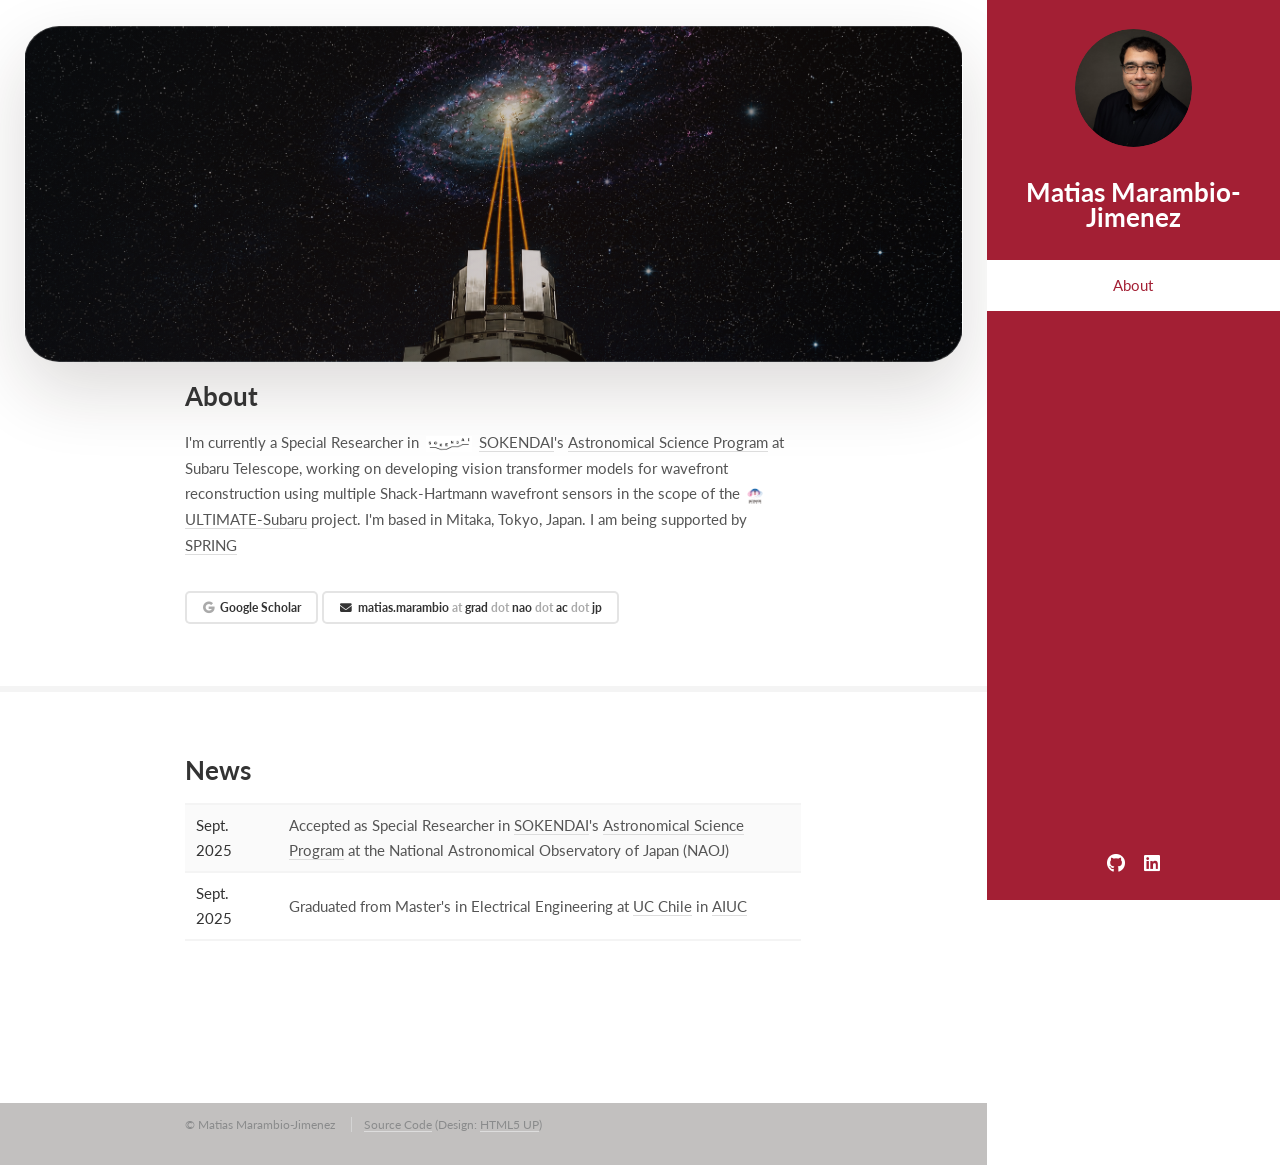
<file: index.html>
<!doctype html>
<!--
  Read Only by HTML5 UP
  html5up.net | @n33co
  Free for personal and commercial use under the CCA 3.0 license (html5up.net/license)
-->
<html lang="en">
  <head>
    <!-- Google tag (gtag.js) -->
    <script async src="https://www.googletagmanager.com/gtag/js?id=G-E0YPGST23R"></script>
    <script>
      window.dataLayer = window.dataLayer || [];
      function gtag(){dataLayer.push(arguments);}
      gtag('js', new Date());

      gtag('config', 'G-E0YPGST23R');
    </script>
    <link rel="shortcut icon" href="./images/mmj.png">
    <title>Matias Marambio-Jimenez</title>
    <link rel="stylesheet" href="css/fa6-all.min.css">
    <link rel="stylesheet" href="css/fa6-local-fonts.css">
    <meta name="viewport" content="width=device-width, initial-scale=1">
    <meta http-equiv="content-type" content="text/html; charset=utf-8">
    <meta name="description" content="Research portfolio of Matias Marambio-Jimenez.">
    <meta
      name="keywords"
      content="Matias Marambio-Jimenez,Mitaka
      SOKENDAI,Graduate University for Advanced Studies,National Astronomical Observatory of Japan
      NAOJ,Subaru Telescope,ULTIMATE,ULTIMATE-Subaru
      Vision,AI,Wavefront Sensing,Shack-Hartmann,Adaptive Optics">
    <script src="js/jquery.min.js"></script>
    <script src="js/jquery.scrollzer.min.js"></script>
    <script src="js/jquery.scrolly.min.js"></script>
    <script src="js/skel.min.js"></script>
    <script src="js/skel-layers.min.js"></script>
    <script src="js/init.js"></script>
    <noscript>
      <link rel="stylesheet" href="css/skel.css">
      <link rel="stylesheet" href="css/style.css">
      <link rel="stylesheet" href="css/style-xlarge.css">
    </noscript>
  </head>

  <body>
    <div id="wrapper">
      <!-- Header -->
      <section id="header" class="skel-layers-fixed">
        <header>
          <span class="image avatar"
            ><img src="images/avatars/SPIE2-1302.jpg" alt="Matias Marambio-Jimenez"></span>
          <h1>Matias Marambio-Jimenez</h1>
        </header>
        <nav id="nav">
          <ul>
            <li><a href="#about" class="active">About</a></li>
            <!-- <li><a href="#news">News</a></li> -->
            <!-- <li><a href="#products">Products</a></li> -->
            <!-- <li><a href="#publications">Publications</a></li> -->
            <!-- <li><a href="#press">Press Coverage</a></li> -->
          </ul>
        </nav>
        <footer>
          <ul class="icons">
            <li>
              <a
                href="https://github.com/ememarambio"
                target="_blank" rel="noopener noreferrer"
                class="icon fa-github"
                ><span class="label">GitHub</span></a
              >
            </li>
            <li>
              <a
                href="https://www.linkedin.com/in/mimarambio/"
                target="_blank" rel="noopener noreferrer"
                class="icon fa-linkedin"
                ><span class="label">LinkedIn</span></a
              >
            </li>
            <!-- <li>
              <a
                href="https://x.com/xiuming_zhang"
                target="_blank" rel="noopener noreferrer"
                class="icon fa-x-twitter"
                ><span class="label">X</span></a
              >
            </li> -->

            <!-- <li>
              <a
                href="https://www.youtube.com/channel/UCVd6OvuPre67jyXZwZYDnAw/playlists"
                target="_blank" rel="noopener noreferrer"
                class="icon fa-youtube"
                ><span class="label">YouTube</span></a
              >
            </li> -->
          </ul>
        </footer>
      </section>

      <!-- Main -->
      <main id="main">
        <!-- About -->
        <section id="about">
          <div class="container">
            <header class="major">
              <h2 style="margin-top: 40px;"></h2style>About</h2>
            </header>
            <p>
              I'm currently a Special Researcher in
              <img src="images/logos/sokendai.png" alt="SOKENDAI logo" class="logo" />
              <a target="_blank" rel="noopener noreferrer" href="https://www.soken.ac.jp/en/"
                >SOKENDAI</a
              >'s
              <a target="_blank" rel="noopener noreferrer" href="https://guas-astronomy.jp/eng/index.html"
                >Astronomical Science Program</a
              >
              at Subaru Telescope, working on developing vision transformer models for wavefront
              reconstruction using multiple Shack-Hartmann wavefront sensors in the scope of the
              <img src="images/logos/ultimate.png" alt="ULTIMATE project logo" class="logo" />
              <a target="_blank" rel="noopener noreferrer" href="https://sites.google.com/naoj.org/ultimate-subaru/home"
                >ULTIMATE-Subaru</a
              > project. I'm based in Mitaka, Tokyo, Japan. I am being supported by
              <a target="_blank" rel="noopener noreferrer" href="https://www.jst.go.jp/jisedai/spring/en/index.html"
                >SPRING</a
              >
            </p>

            <!-- <p>
              <mark>
                October 2025: We are looking for research interns at NVIDIA.
                Email me!
              </mark>
            </p> -->

            <p>
              <a
                target="_blank" rel="noopener noreferrer"
                href="https://scholar.google.co.jp/citations?user=la1HCH4AAAAJ"
                class="button alt icon fa-google small"
                >Google Scholar</a
              >
              <span class="button unclickable icon fa-envelope small"
                >matias.marambio <span class="obfuscated-word">at</span> grad
                <span class="obfuscated-word">dot</span> nao
                <span class="obfuscated-word">dot</span> ac
                <span class="obfuscated-word">dot</span> jp
              </span>
            </p>
            <!-- <h3>Recent Experiences</h3>
            <table class="invisible" role="presentation">
              <tbody class="invisible">
                <tr class="invisible">
                  <td>
                    <i class="fa-solid fa-building fa-fw"></i>&ensp;Senior
                    Machine Learning Scientist, <b>Tesla Autopilot</b>,
                    2022&ndash;2025
                  </td>
                </tr>
                <tr class="invisible">
                  <td>
                    <i class="fa-solid fa-building fa-fw"></i>&ensp;Computer
                    Scientist, <b>Adobe Emerging Products Group</b>,
                    2021&ndash;2022, w/
                    <a
                      target="_blank" rel="noopener noreferrer"
                      href="https://graphics.stanford.edu/~levoy/"
                      >Marc Levoy</a
                    >
                  </td>
                </tr>
                <tr class="invisible">
                  <td>
                    <i class="fa-solid fa-building fa-fw"></i>&ensp;Student
                    Researcher, <b>Google Research</b>, 2019&ndash;2021, w/
                    <a target="_blank" rel="noopener noreferrer" href="https://jonbarron.info/"
                      >Jon Barron</a
                    >
                    &
                    <a
                      target="_blank" rel="noopener noreferrer"
                      href="https://www.linkedin.com/in/yutsai/"
                      >Yun-Ta Tsai</a
                    >
                  </td>
                </tr>
                <tr class="invisible">
                  <td>
                    <i class="fa-solid fa-graduation-cap fa-fw"></i>&ensp;Ph.D.,
                    <b>MIT CSAIL </b>, 2016&ndash;2021, w/
                    <a target="_blank" rel="noopener noreferrer" href="https://billf.mit.edu/"
                      >Bill Freeman</a
                    >
                  </td>
                </tr>
              </tbody>
            </table> -->
            <!--
              <ul class="actions">
              <li></li>
              </ul>
            -->
          </div>
        </section>

        <!-- News -->
        <section id="news">
          <div class="container">
            <header class="major">
              <h2>News</h2>
            </header>
            <div class="news-scroll">
              <table>
                <tbody>
                  <tr>
                    <th scope="row" class="news-date">Sept. 2025</th>
                    <td>
                      Accepted as Special Researcher in
                      <a target="_blank" rel="noopener noreferrer" href="https://www.soken.ac.jp/en/"
                        >SOKENDAI</a
                      >'s
                      <a target="_blank" rel="noopener noreferrer" href="https://guas-astronomy.jp/eng/index.html"
                        >Astronomical Science Program</a
                      > at the National Astronomical Observatory of Japan (NAOJ)
                    </td>
                  </tr>
                  <tr>
                    <th scope="row" class="news-date">Sept. 2025</th>
                    <td>
                      Graduated from Master's in Electrical Engineering at 
                      <a target="_blank" rel="noopener noreferrer" href="https://www.uc.cl/en"
                        >UC Chile</a
                      > in
                      <a target="_blank" rel="noopener noreferrer" href="https://www.aiuc.puc.cl"
                        >AIUC</a
                      >
                    </td>
                  </tr>
                </tbody>
              </table>
            </div>
          </div>
        </section>


        <!-- Publications -->
        <!-- <section id="publications">
          <div class="container">
            <header class="major">
              <h2>Recent Publications</h2>
              <p>* indicates equal contribution.</p>
            </header>
            <div class="table-wrapper">
              <div class="features">
                <div class="feature-item">
                  <div class="image">
                    <img loading="lazy" decoding="async"
                      src="images/pub/drivejudge.png"
                      alt="DriveJudge autonomous driving evaluation teaser">
                  </div>
                  <div class="inner">
                    <a
                      class="lowkey"
                      target="_blank" rel="noopener noreferrer"
                      href="https://arxiv.org/pdf/2606.17362.pdf"
                      >[paper]</a
                    >
                    <a
                      class="lowkey"
                      target="_blank" rel="noopener noreferrer"
                      href="docs/bib/drivejudge.bib"
                      >[bibtex]</a
                    >
                    <br>
                    <b
                      >DriveJudge: Rethinking Autonomous Driving Evaluation with
                      Vision-Language Models</b
                    >
                    <br>
                    <a
                      class="lowkey"
                      target="_blank" rel="noopener noreferrer"
                      href="https://www.xinglongsun.com/"
                      >Xinglong Sun</a
                    >,
                    <a
                      class="lowkey"
                      target="_blank" rel="noopener noreferrer"
                      href="https://kevincxie.github.io/"
                      >Kevin Xie</a
                    >,
                    <a
                      class="lowkey"
                      target="_blank" rel="noopener noreferrer"
                      href="https://www.vis.uni-stuttgart.de/en/institute/team/Schmalfuss/"
                      >Jenny Schmalfuss</a
                    >,
                    <a
                      class="lowkey"
                      target="_blank" rel="noopener noreferrer"
                      href="https://paschalidoud.github.io/"
                      >Despoina Paschalidou</a
                    >, <span class="author-self">Xiuming Zhang</span>,
                    <a
                      class="lowkey"
                      target="_blank" rel="noopener noreferrer"
                      href="https://www.cs.utoronto.ca/~fidler/"
                      >Sanja Fidler</a
                    >,
                    <a
                      class="lowkey"
                      target="_blank" rel="noopener noreferrer"
                      href="https://kashyap7x.github.io/"
                      >Kashyap Chitta</a
                    >,
                    <a
                      class="lowkey"
                      target="_blank" rel="noopener noreferrer"
                      href="https://alvarezlopezjosem.github.io/"
                      >Jose M. Alvarez</a
                    >
                    <br>
                    <b>
                      <a
                        class="lowkey"
                        target="_blank" rel="noopener noreferrer"
                        href="https://en.wikipedia.org/wiki/ArXiv"
                        >arXiv</a
                      >
                      2026
                    </b>
                  </div>
                </div>

                <div class="feature-item">
                  <div class="image">
                    <img loading="lazy" decoding="async"
                      src="images/pub/diffusionrig.gif"
                      alt="DiffusionRig facial expression generation teaser">
                  </div>
                  <div class="inner">
                    <a
                      class="lowkey"
                      target="_blank" rel="noopener noreferrer"
                      href="https://arxiv.org/pdf/2304.06711.pdf"
                      >[paper]</a
                    >
                    <a
                      class="lowkey"
                      target="_blank" rel="noopener noreferrer"
                      href="https://www.youtube.com/watch?v=6ZQbiNiJJEE"
                      >[video]</a
                    >
                    <a
                      class="lowkey"
                      target="_blank" rel="noopener noreferrer"
                      href="https://diffusionrig.github.io/"
                      >[project]</a
                    >
                    <a
                      class="lowkey"
                      target="_blank" rel="noopener noreferrer"
                      href="https://github.com/adobe-research/diffusion-rig"
                      >[code]</a
                    >
                    <a
                      class="lowkey"
                      target="_blank" rel="noopener noreferrer"
                      href="docs/bib/diffusionrig.bib"
                      >[bibtex]</a
                    >
                    <br>
                    <b
                      >DiffusionRig: Learning Personalized Priors for Facial
                      Appearance Editing</b
                    >
                    <br>
                    Zheng Ding,
                    <a
                      class="lowkey"
                      target="_blank" rel="noopener noreferrer"
                      href="https://ceciliavision.github.io/"
                      >Xuaner Zhang</a
                    >,
                    <a
                      class="lowkey"
                      target="_blank" rel="noopener noreferrer"
                      href="https://likesum.github.io/"
                      >Zhihao Xia</a
                    >,
                    <a
                      class="lowkey"
                      target="_blank" rel="noopener noreferrer"
                      href="https://lcjebe.github.io/"
                      >Lars Jebe</a
                    >,
                    <a
                      class="lowkey"
                      target="_blank" rel="noopener noreferrer"
                      href="https://pages.ucsd.edu/~ztu/"
                      >Zhuowen Tu</a
                    >,
                    <span class="author-self">Xiuming Zhang</span>
                    <br>
                    <b>
                      <a
                        class="lowkey"
                        target="_blank" rel="noopener noreferrer"
                        href="https://en.wikipedia.org/wiki/Conference_on_Computer_Vision_and_Pattern_Recognition"
                        >CVPR</a
                      >
                      2023
                    </b>
                  </div>
                </div>

                <div class="feature-item">
                  <div class="image">
                    <img loading="lazy" decoding="async"
                      src="images/pub/sunstage.gif"
                      alt="Portrait reconstruction and relighting teaser">
                  </div>
                  <div class="inner">
                    <a
                      class="lowkey"
                      target="_blank" rel="noopener noreferrer"
                      href="https://arxiv.org/pdf/2204.03648.pdf"
                      >[paper]</a
                    >
                    <a
                      class="lowkey"
                      target="_blank" rel="noopener noreferrer"
                      href="https://www.youtube.com/watch?v=ZbEKvIpwYEs"
                      >[video]</a
                    >
                    <a
                      class="lowkey"
                      target="_blank" rel="noopener noreferrer"
                      href="https://grail.cs.washington.edu/projects/sunstage/"
                      >[project]</a
                    >
                    <a
                      class="lowkey"
                      target="_blank" rel="noopener noreferrer"
                      href="docs/bib/sunstage.bib"
                      >[bibtex]</a
                    >
                    <br>
                    <b
                      >Portrait Reconstruction and Relighting Using the Sun as a
                      Light Stage</b
                    >
                    <br>
                    <a
                      class="lowkey"
                      target="_blank" rel="noopener noreferrer"
                      href="https://homes.cs.washington.edu/~yifan1/"
                      >Yifan Wang</a
                    >,
                    <a
                      class="lowkey"
                      target="_blank" rel="noopener noreferrer"
                      href="https://homes.cs.washington.edu/~holynski/"
                      >Aleksander Holynski</a
                    >, <span class="author-self">Xiuming Zhang</span>,
                    <a
                      class="lowkey"
                      target="_blank" rel="noopener noreferrer"
                      href="https://ceciliavision.github.io/"
                      >Xuaner Zhang</a
                    >
                    <br>
                    <b>
                      <a
                        class="lowkey"
                        target="_blank" rel="noopener noreferrer"
                        href="https://en.wikipedia.org/wiki/Conference_on_Computer_Vision_and_Pattern_Recognition"
                        >CVPR</a
                      >
                      2023
                    </b>
                  </div>
                </div>

                <div class="feature-item">
                  <div class="image">
                    <img loading="lazy" decoding="async" src="images/pub/mit_seal.gif" alt="MIT seal">
                  </div>
                  <div class="inner">
                    <a
                      class="lowkey"
                      target="_blank" rel="noopener noreferrer"
                      href="https://drive.google.com/file/d/1-cUlfdSXbekzRZB4FO3OEmdSi3i-MoaT/view"
                      >[thesis]</a
                    >
                    <a
                      class="lowkey"
                      target="_blank" rel="noopener noreferrer"
                      href="https://www.youtube.com/watch?v=LzbJYqxeZWs"
                      >[video]</a
                    >
                    <a
                      class="lowkey"
                      target="_blank" rel="noopener noreferrer"
                      href="docs/bib/dissertation.bib"
                      >[bibtex]</a
                    >
                    <br>
                    <b>Shape, Reflectance, and Illumination From Appearance</b>
                    <br>
                    Committee:
                    <a
                      class="lowkey"
                      target="_blank" rel="noopener noreferrer"
                      href="https://billf.mit.edu/"
                      >William T. Freeman</a
                    >,
                    <a
                      class="lowkey"
                      target="_blank" rel="noopener noreferrer"
                      href="https://jonbarron.info/"
                      >Jonathan T. Barron</a
                    >,
                    <a
                      class="lowkey"
                      target="_blank" rel="noopener noreferrer"
                      href="https://groups.csail.mit.edu/vision/torralbalab/"
                      >Antonio Torralba</a
                    >
                    <br>
                    <b>MIT Doctoral Dissertation 2021</b>
                  </div>
                </div>

                <div class="feature-item">
                  <div class="image">
                    <img loading="lazy" decoding="async"
                      src="images/pub/nerfactor.gif"
                      alt="NeRFactor relighting result animation">
                  </div>
                  <div class="inner">
                    <a
                      class="lowkey"
                      target="_blank" rel="noopener noreferrer"
                      href="https://arxiv.org/pdf/2106.01970.pdf"
                      >[paper]</a
                    >
                    <a
                      class="lowkey"
                      target="_blank" rel="noopener noreferrer"
                      href="https://www.youtube.com/watch?v=UUVSPJlwhPg"
                      >[video]</a
                    >
                    <a
                      class="lowkey"
                      target="_blank" rel="noopener noreferrer"
                      href="https://www.youtube.com/watch?v=vt_zQTxqmlk"
                      >[talk]</a
                    >
                    <a
                      class="lowkey"
                      target="_blank" rel="noopener noreferrer"
                      href="https://github.com/google/nerfactor"
                      >[code]</a
                    >
                    <a class="lowkey" target="_blank" rel="noopener noreferrer" href="projects/nerfactor/"
                      >[project]</a
                    >
                    <a
                      class="lowkey"
                      target="_blank" rel="noopener noreferrer"
                      href="docs/bib/nerfactor.bib"
                      >[bibtex]</a
                    >
                    <br>
                    <b
                      >NeRFactor: Neural Factorization of Shape and Reflectance
                      Under an Unknown Illumination</b
                    >
                    <br>
                    <span class="author-self">Xiuming Zhang</span>,
                    <a
                      class="lowkey"
                      target="_blank" rel="noopener noreferrer"
                      href="https://people.eecs.berkeley.edu/~pratul/"
                      >Pratul P. Srinivasan</a
                    >,
                    <a
                      class="lowkey"
                      target="_blank" rel="noopener noreferrer"
                      href="https://boyangdeng.com/"
                      >Boyang Deng</a
                    >,
                    <a
                      class="lowkey"
                      target="_blank" rel="noopener noreferrer"
                      href="https://www.pauldebevec.com/"
                      >Paul Debevec</a
                    >,
                    <a
                      class="lowkey"
                      target="_blank" rel="noopener noreferrer"
                      href="https://billf.mit.edu/"
                      >William T. Freeman</a
                    >,
                    <a
                      class="lowkey"
                      target="_blank" rel="noopener noreferrer"
                      href="https://jonbarron.info/"
                      >Jonathan T. Barron</a
                    >
                    <br>
                    <b>
                      <a
                        class="lowkey"
                        target="_blank" rel="noopener noreferrer"
                        href="https://en.wikipedia.org/wiki/ACM_Transactions_on_Graphics"
                        >TOG</a
                      >
                      2021
                    </b>
                    (Proc.
                    <a
                      class="lowkey"
                      target="_blank" rel="noopener noreferrer"
                      href="https://en.wikipedia.org/wiki/SIGGRAPH"
                      >SIGGRAPH Asia</a
                    >)
                  </div>
                </div>

                <div class="feature-item">
                  <div class="image">
                    <img loading="lazy" decoding="async"
                      src="images/pub/editnerf.gif"
                      alt="EditNeRF editing result animation">
                  </div>
                  <div class="inner">
                    <a
                      class="lowkey"
                      target="_blank" rel="noopener noreferrer"
                      href="https://arxiv.org/pdf/2105.06466.pdf"
                      >[paper]</a
                    >
                    <a
                      class="lowkey"
                      target="_blank" rel="noopener noreferrer"
                      href="https://www.youtube.com/watch?v=9qwRD4ejOpw"
                      >[video]</a
                    >
                    <a
                      class="lowkey"
                      target="_blank" rel="noopener noreferrer"
                      href="https://github.com/stevliu/editnerf"
                      >[code]</a
                    >
                    <a
                      class="lowkey"
                      target="_blank" rel="noopener noreferrer"
                      href="https://colab.research.google.com/github/stevliu/editnerf/blob/master/editnerf.ipynb"
                      >[demo]</a
                    >
                    <a
                      class="lowkey"
                      target="_blank" rel="noopener noreferrer"
                      href="http://editnerf.csail.mit.edu/"
                      >[project]</a
                    >
                    <a
                      class="lowkey"
                      target="_blank" rel="noopener noreferrer"
                      href="docs/bib/editnerf.bib"
                      >[bibtex]</a
                    >
                    <br>
                    <b>Editing Conditional Radiance Fields</b>
                    <br>
                    <a
                      class="lowkey"
                      target="_blank" rel="noopener noreferrer"
                      href="https://people.csail.mit.edu/stevenliu/"
                      >Steven Liu</a
                    >, <span class="author-self">Xiuming Zhang</span>,
                    <a
                      class="lowkey"
                      target="_blank" rel="noopener noreferrer"
                      href="https://ztzhang.info/"
                      >Zhoutong Zhang</a
                    >,
                    <a
                      class="lowkey"
                      target="_blank" rel="noopener noreferrer"
                      href="https://richzhang.github.io/"
                      >Richard Zhang</a
                    >,
                    <a
                      class="lowkey"
                      target="_blank" rel="noopener noreferrer"
                      href="https://www.cs.cmu.edu/~junyanz/"
                      >Jun-Yan Zhu</a
                    >,
                    <a
                      class="lowkey"
                      target="_blank" rel="noopener noreferrer"
                      href="https://bryanrussell.org/"
                      >Bryan Russell</a
                    >
                    <br>
                    <b>
                      <a
                        class="lowkey"
                        target="_blank" rel="noopener noreferrer"
                        href="https://en.wikipedia.org/wiki/International_Conference_on_Computer_Vision"
                        >ICCV</a
                      >
                      2021
                    </b>
                  </div>
                </div>

                <div class="feature-item">
                  <div class="image">
                    <img loading="lazy" decoding="async"
                      src="images/pub/nerv.gif"
                      alt="NeRV relighting and view synthesis animation">
                  </div>
                  <div class="inner">
                    <a
                      class="lowkey"
                      target="_blank" rel="noopener noreferrer"
                      href="https://arxiv.org/pdf/2012.03927.pdf"
                      >[paper]</a
                    >
                    <a
                      class="lowkey"
                      target="_blank" rel="noopener noreferrer"
                      href="https://www.youtube.com/watch?v=4XyDdvhhjVo"
                      >[video]</a
                    >
                    <a
                      class="lowkey"
                      target="_blank" rel="noopener noreferrer"
                      href="https://pratulsrinivasan.github.io/nerv/"
                      >[project]</a
                    >
                    <a class="lowkey" target="_blank" rel="noopener noreferrer" href="docs/bib/nerv.bib"
                      >[bibtex]</a
                    >
                    <br>
                    <b
                      >NeRV: Neural Reflectance and Visibility Fields for
                      Relighting and View Synthesis</b
                    >
                    <br>
                    <a
                      class="lowkey"
                      target="_blank" rel="noopener noreferrer"
                      href="https://people.eecs.berkeley.edu/~pratul/"
                      >Pratul P. Srinivasan</a
                    >,
                    <a
                      class="lowkey"
                      target="_blank" rel="noopener noreferrer"
                      href="https://boyangdeng.com/"
                      >Boyang Deng</a
                    >, <span class="author-self">Xiuming Zhang</span>,
                    <a
                      class="lowkey"
                      target="_blank" rel="noopener noreferrer"
                      href="https://matthewtancik.com/"
                      >Matthew Tancik</a
                    >,
                    <a
                      class="lowkey"
                      target="_blank" rel="noopener noreferrer"
                      href="https://bmild.github.io/"
                      >Ben Mildenhall</a
                    >,
                    <a
                      class="lowkey"
                      target="_blank" rel="noopener noreferrer"
                      href="https://jonbarron.info/"
                      >Jonathan T. Barron</a
                    >
                    <br>
                    <b>
                      <a
                        class="lowkey"
                        target="_blank" rel="noopener noreferrer"
                        href="https://en.wikipedia.org/wiki/Conference_on_Computer_Vision_and_Pattern_Recognition"
                        >CVPR</a
                      >
                      2021
                    </b>
                  </div>
                </div>

                <div class="feature-item">
                  <div class="image">
                    <img loading="lazy" decoding="async"
                      src="images/pub/nlt.gif"
                      alt="Neural Light Transport relighting animation">
                  </div>
                  <div class="inner">
                    <a
                      class="lowkey"
                      target="_blank" rel="noopener noreferrer"
                      href="https://arxiv.org/pdf/2008.03806.pdf"
                      >[paper]</a
                    >
                    <a
                      class="lowkey"
                      target="_blank" rel="noopener noreferrer"
                      href="https://youtu.be/gWdKjxCmYMI"
                      >[video]</a
                    >
                    <a
                      class="lowkey"
                      target="_blank" rel="noopener noreferrer"
                      href="https://www.youtube.com/watch?v=vd-9NmlLOgY"
                      >[talk]</a
                    >
                    <a
                      class="lowkey"
                      target="_blank" rel="noopener noreferrer"
                      href="https://github.com/google/neural-light-transport"
                      >[code]</a
                    >
                    <a
                      class="lowkey"
                      target="_blank" rel="noopener noreferrer"
                      href="http://nlt.csail.mit.edu/"
                      >[project]</a
                    >
                    <a
                      class="lowkey"
                      target="_blank" rel="noopener noreferrer"
                      href="https://patentscope.wipo.int/search/en/detail.jsf?docId=WO2021066882&tab=PCTBIBLIO"
                      >[patent]</a
                    >
                    <a class="lowkey" target="_blank" rel="noopener noreferrer" href="docs/bib/nlt.bib"
                      >[bibtex]</a
                    >
                    <br>
                    <b
                      >Neural Light Transport for Relighting and View
                      Synthesis</b
                    >
                    <br>
                    <span class="author-self">Xiuming Zhang</span>,
                    <a
                      class="lowkey"
                      target="_blank" rel="noopener noreferrer"
                      href="https://www.seanfanello.it/"
                      >Sean Fanello</a
                    >,
                    <a
                      class="lowkey"
                      target="_blank" rel="noopener noreferrer"
                      href="https://scholar.google.com/citations?user=7fUcF9UAAAAJ"
                      >Yun-Ta Tsai</a
                    >,
                    <a
                      class="lowkey"
                      target="_blank" rel="noopener noreferrer"
                      href="https://kevinkingo.com/"
                      >Tiancheng Sun</a
                    >,
                    <a
                      class="lowkey"
                      target="_blank" rel="noopener noreferrer"
                      href="https://people.csail.mit.edu/tfxue/"
                      >Tianfan Xue</a
                    >,
                    <a
                      class="lowkey"
                      target="_blank" rel="noopener noreferrer"
                      href="https://research.google/people/106687/"
                      >Rohit Pandey</a
                    >,
                    <a
                      class="lowkey"
                      target="_blank" rel="noopener noreferrer"
                      href="https://sorts.github.io/sorts/"
                      >Sergio Orts-Escolano</a
                    >,
                    <a
                      class="lowkey"
                      target="_blank" rel="noopener noreferrer"
                      href="https://dl.acm.org/profile/99659224296"
                      >Philip Davidson</a
                    >,
                    <a
                      class="lowkey"
                      target="_blank" rel="noopener noreferrer"
                      href="https://scholar.google.com/citations?user=5D0_pjcAAAAJ"
                      >Christoph Rhemann</a
                    >,
                    <a
                      class="lowkey"
                      target="_blank" rel="noopener noreferrer"
                      href="https://www.pauldebevec.com/"
                      >Paul Debevec</a
                    >,
                    <a
                      class="lowkey"
                      target="_blank" rel="noopener noreferrer"
                      href="https://jonbarron.info/"
                      >Jonathan T. Barron</a
                    >,
                    <a
                      class="lowkey"
                      target="_blank" rel="noopener noreferrer"
                      href="https://cseweb.ucsd.edu/~ravir/"
                      >Ravi Ramamoorthi</a
                    >,
                    <a
                      class="lowkey"
                      target="_blank" rel="noopener noreferrer"
                      href="https://billf.mit.edu/"
                      >William T. Freeman</a
                    >
                    <br>
                    <b>
                      <a
                        class="lowkey"
                        target="_blank" rel="noopener noreferrer"
                        href="https://en.wikipedia.org/wiki/ACM_Transactions_on_Graphics"
                        >TOG</a
                      >
                      2021
                    </b>
                    (Presented at
                    <a
                      class="lowkey"
                      target="_blank" rel="noopener noreferrer"
                      href="https://en.wikipedia.org/wiki/SIGGRAPH"
                      >SIGGRAPH</a
                    >)
                  </div>
                </div>

                <div class="feature-item">
                  <div class="image">
                    <img loading="lazy" decoding="async"
                      src="images/pub/bpi.gif"
                      alt="Multi-Plane Program Induction teaser">
                  </div>
                  <div class="inner">
                    <a
                      class="lowkey"
                      target="_blank" rel="noopener noreferrer"
                      href="https://arxiv.org/pdf/2011.10007.pdf"
                      >[paper]</a
                    >
                    <a
                      class="lowkey"
                      target="_blank" rel="noopener noreferrer"
                      href="http://bpi.csail.mit.edu/data/img/intro.mp4"
                      >[video]</a
                    >
                    <a
                      class="lowkey"
                      target="_blank" rel="noopener noreferrer"
                      href="http://bpi.csail.mit.edu/"
                      >[project]</a
                    >
                    <a class="lowkey" target="_blank" rel="noopener noreferrer" href="docs/bib/bpi.bib"
                      >[bibtex]</a
                    >
                    <br>
                    <b>Multi-Plane Program Induction With 3D Box Priors</b>
                    <br>
                    <a
                      class="lowkey"
                      target="_blank" rel="noopener noreferrer"
                      href="https://scholar.google.com/citations?user=0EVzwD8AAAAJ"
                      >Yikai Li</a
                    >
                    *,
                    <a
                      class="lowkey"
                      target="_blank" rel="noopener noreferrer"
                      href="https://jiayuanm.com/"
                      >Jiayuan Mao</a
                    >
                    *,
                    <span class="author-self">Xiuming Zhang</span>,
                    <a
                      class="lowkey"
                      target="_blank" rel="noopener noreferrer"
                      href="https://billf.mit.edu/"
                      >William T. Freeman</a
                    >,
                    <a
                      class="lowkey"
                      target="_blank" rel="noopener noreferrer"
                      href="https://bcs.mit.edu/directory/joshua-b-tenenbaum"
                      >Joshua B. Tenenbaum</a
                    >,
                    <a
                      class="lowkey"
                      target="_blank" rel="noopener noreferrer"
                      href="https://www.cs.cornell.edu/~snavely/"
                      >Noah Snavely</a
                    >,
                    <a
                      class="lowkey"
                      target="_blank" rel="noopener noreferrer"
                      href="https://jiajunwu.com/"
                      >Jiajun Wu</a
                    >
                    <br>
                    <b>
                      <a
                        class="lowkey"
                        target="_blank" rel="noopener noreferrer"
                        href="https://en.wikipedia.org/wiki/Conference_on_Neural_Information_Processing_Systems"
                        >NeurIPS</a
                      >
                      2020
                    </b>
                  </div>
                </div>

                <div class="feature-item">
                  <div class="image">
                    <img loading="lazy" decoding="async"
                      src="images/pub/lssr.gif"
                      alt="Light Stage Super-Resolution relighting animation">
                  </div>
                  <div class="inner">
                    <a
                      class="lowkey"
                      target="_blank" rel="noopener noreferrer"
                      href="https://arxiv.org/pdf/2010.08888.pdf"
                      >[paper]</a
                    >
                    <a
                      class="lowkey"
                      target="_blank" rel="noopener noreferrer"
                      href="https://cseweb.ucsd.edu/~viscomp/projects/SIGA20LightstageSuperres/paper/video.m4v"
                      >[video]</a
                    >
                    <a
                      class="lowkey"
                      target="_blank" rel="noopener noreferrer"
                      href="https://www.youtube.com/watch?v=7TP5U5ofvfU"
                      >[talk]</a
                    >
                    <a
                      class="lowkey"
                      target="_blank" rel="noopener noreferrer"
                      href="https://cseweb.ucsd.edu/~viscomp/projects/SIGA20LightstageSuperres/"
                      >[project]</a
                    >
                    <a class="lowkey" target="_blank" rel="noopener noreferrer" href="docs/bib/lssr.bib"
                      >[bibtex]</a
                    >
                    <br>
                    <b
                      >Light Stage Super-Resolution: Continuous High-Frequency
                      Relighting</b
                    >
                    <br>
                    <a
                      class="lowkey"
                      target="_blank" rel="noopener noreferrer"
                      href="https://kevinkingo.com/"
                      >Tiancheng Sun</a
                    >,
                    <a
                      class="lowkey"
                      target="_blank" rel="noopener noreferrer"
                      href="https://cseweb.ucsd.edu/~zex014/"
                      >Zexiang Xu</a
                    >, <span class="author-self">Xiuming Zhang</span>,
                    <a
                      class="lowkey"
                      target="_blank" rel="noopener noreferrer"
                      href="https://www.seanfanello.it/"
                      >Sean Fanello</a
                    >,
                    <a
                      class="lowkey"
                      target="_blank" rel="noopener noreferrer"
                      href="https://scholar.google.com/citations?user=5D0_pjcAAAAJ"
                      >Christoph Rhemann</a
                    >,
                    <a
                      class="lowkey"
                      target="_blank" rel="noopener noreferrer"
                      href="https://www.pauldebevec.com/"
                      >Paul Debevec</a
                    >,
                    <a
                      class="lowkey"
                      target="_blank" rel="noopener noreferrer"
                      href="https://scholar.google.com/citations?user=7fUcF9UAAAAJ"
                      >Yun-Ta Tsai</a
                    >,
                    <a
                      class="lowkey"
                      target="_blank" rel="noopener noreferrer"
                      href="https://jonbarron.info/"
                      >Jonathan T. Barron</a
                    >,
                    <a
                      class="lowkey"
                      target="_blank" rel="noopener noreferrer"
                      href="https://cseweb.ucsd.edu/~ravir/"
                      >Ravi Ramamoorthi</a
                    >
                    <br>
                    <b>
                      <a
                        class="lowkey"
                        target="_blank" rel="noopener noreferrer"
                        href="https://en.wikipedia.org/wiki/ACM_Transactions_on_Graphics"
                        >TOG</a
                      >
                      2020
                    </b>
                    (Proc.
                    <a
                      class="lowkey"
                      target="_blank" rel="noopener noreferrer"
                      href="https://en.wikipedia.org/wiki/SIGGRAPH"
                      >SIGGRAPH Asia</a
                    >)
                  </div>
                </div>

                <div class="feature-item">
                  <div class="image">
                    <img loading="lazy" decoding="async"
                      src="images/pub/portrait_shadow.gif"
                      alt="Portrait Shadow Manipulation teaser">
                  </div>
                  <div class="inner">
                    <a
                      class="lowkey"
                      target="_blank" rel="noopener noreferrer"
                      href="https://arxiv.org/pdf/2005.08925.pdf"
                      >[paper]</a
                    >
                    <a
                      class="lowkey"
                      target="_blank" rel="noopener noreferrer"
                      href="https://www.youtube.com/watch?v=M_qYTXhzyac"
                      >[video]</a
                    >
                    <a
                      class="lowkey"
                      target="_blank" rel="noopener noreferrer"
                      href="https://github.com/google/portrait-shadow-manipulation"
                      >[code]</a
                    >
                    <a
                      class="lowkey"
                      target="_blank" rel="noopener noreferrer"
                      href="https://drive.google.com/file/d/1p20K-5jD2QUC1G7TQ11mU1l_Hb9l-V_O/view"
                      >[supp]</a
                    >
                    <a
                      class="lowkey"
                      target="_blank" rel="noopener noreferrer"
                      href="https://people.eecs.berkeley.edu/~cecilia77/project-pages/portrait.html"
                      >[project]</a
                    >
                    <a class="lowkey" target="_blank" rel="noopener noreferrer" href="docs/bib/psm.bib"
                      >[bibtex]</a
                    >
                    <br>
                    <b>Portrait Shadow Manipulation</b>
                    <br>
                    <a
                      class="lowkey"
                      target="_blank" rel="noopener noreferrer"
                      href="https://ceciliavision.github.io/"
                      >Xuaner Zhang</a
                    >,
                    <a
                      class="lowkey"
                      target="_blank" rel="noopener noreferrer"
                      href="https://jonbarron.info/"
                      >Jonathan T. Barron</a
                    >,
                    <a
                      class="lowkey"
                      target="_blank" rel="noopener noreferrer"
                      href="https://scholar.google.com/citations?user=7fUcF9UAAAAJ"
                      >Yun-Ta Tsai</a
                    >,
                    <a
                      class="lowkey"
                      target="_blank" rel="noopener noreferrer"
                      href="https://research.google/people/106687/"
                      >Rohit Pandey</a
                    >, <span class="author-self">Xiuming Zhang</span>,
                    <a
                      class="lowkey"
                      target="_blank" rel="noopener noreferrer"
                      href="https://www2.eecs.berkeley.edu/Faculty/Homepages/yirenng.html"
                      >Ren Ng</a
                    >,
                    <a
                      class="lowkey"
                      target="_blank" rel="noopener noreferrer"
                      href="https://graphics.stanford.edu/~dejacobs/"
                      >David E. Jacobs</a
                    >
                    <br>
                    <b>
                      <a
                        class="lowkey"
                        target="_blank" rel="noopener noreferrer"
                        href="https://en.wikipedia.org/wiki/ACM_Transactions_on_Graphics"
                        >TOG</a
                      >
                      2020
                    </b>
                    (Proc.
                    <a
                      class="lowkey"
                      target="_blank" rel="noopener noreferrer"
                      href="https://en.wikipedia.org/wiki/SIGGRAPH"
                      >SIGGRAPH</a
                    >)
                  </div>
                </div>

                <div class="feature-item">
                  <div class="image">
                    <img loading="lazy" decoding="async"
                      src="images/pub/p3i.gif"
                      alt="Perspective Plane Program Induction teaser">
                  </div>
                  <div class="inner">
                    <a
                      class="lowkey"
                      target="_blank" rel="noopener noreferrer"
                      href="https://arxiv.org/pdf/2006.14708.pdf"
                      >[paper]</a
                    >
                    <a
                      class="lowkey"
                      target="_blank" rel="noopener noreferrer"
                      href="https://github.com/42x00/p3i"
                      >[code]</a
                    >
                    <a
                      class="lowkey"
                      target="_blank" rel="noopener noreferrer"
                      href="http://p3i.csail.mit.edu/data/paper/2020CVPR-P3I-Supp.pdf"
                      >[supp]</a
                    >
                    <a
                      class="lowkey"
                      target="_blank" rel="noopener noreferrer"
                      href="http://p3i.csail.mit.edu/"
                      >[project]</a
                    >
                    <a class="lowkey" target="_blank" rel="noopener noreferrer" href="docs/bib/p3i.bib"
                      >[bibtex]</a
                    >
                    <br>
                    <b
                      >Perspective Plane Program Induction From a Single
                      Image</b
                    >
                    <br>
                    <a
                      class="lowkey"
                      target="_blank" rel="noopener noreferrer"
                      href="https://scholar.google.com/citations?user=0EVzwD8AAAAJ"
                      >Yikai Li</a
                    >
                    *,
                    <a
                      class="lowkey"
                      target="_blank" rel="noopener noreferrer"
                      href="https://jiayuanm.com/"
                      >Jiayuan Mao</a
                    >
                    *,
                    <span class="author-self">Xiuming Zhang</span>,
                    <a
                      class="lowkey"
                      target="_blank" rel="noopener noreferrer"
                      href="https://billf.mit.edu/"
                      >William T. Freeman</a
                    >,
                    <a
                      class="lowkey"
                      target="_blank" rel="noopener noreferrer"
                      href="https://bcs.mit.edu/directory/joshua-b-tenenbaum"
                      >Joshua B. Tenenbaum</a
                    >,
                    <a
                      class="lowkey"
                      target="_blank" rel="noopener noreferrer"
                      href="https://jiajunwu.com/"
                      >Jiajun Wu</a
                    >
                    <br>
                    <b>
                      <a
                        class="lowkey"
                        target="_blank" rel="noopener noreferrer"
                        href="https://en.wikipedia.org/wiki/Conference_on_Computer_Vision_and_Pattern_Recognition"
                        >CVPR</a
                      >
                      2020
                    </b>
                  </div>
                </div>

                <div class="feature-item">
                  <div class="image">
                    <img loading="lazy" decoding="async"
                      src="images/pub/pca_factors.jpg"
                      alt="Posterior cortical atrophy factor visualization">
                  </div>
                  <div class="inner">
                    <a
                      class="lowkey"
                      target="_blank" rel="noopener noreferrer"
                      href="https://www.biorxiv.org/content/10.1101/679225v1.full.pdf"
                      >[paper]</a
                    >
                    <a
                      class="lowkey"
                      target="_blank" rel="noopener noreferrer"
                      href="docs/bib/groot2019data.bib"
                      >[bibtex]</a
                    >
                    <br>
                    <b
                      >Latent Atrophy Factors Related to Phenotypical Variants
                      of Posterior Cortical Atrophy</b
                    >
                    <br>
                    Colin Groot,
                    <a
                      class="lowkey"
                      target="_blank" rel="noopener noreferrer"
                      href="https://sites.google.com/view/yeolab/thomas"
                      >B. T. Thomas Yeo</a
                    >, Jacob W. Vogel, <span class="author-self">Xiuming Zhang</span>,
                    <a
                      class="lowkey"
                      target="_blank" rel="noopener noreferrer"
                      href="https://scholar.google.com.sg/citations?user=odaBvWAAAAAJ"
                      >Nanbo Sun</a
                    >,
                    <a
                      class="lowkey"
                      target="_blank" rel="noopener noreferrer"
                      href="https://med.stanford.edu/profiles/elizabeth-mormino"
                      >Elizabeth C. Mormino</a
                    >, Yolande A. L. Pijnenburg, Bruce L. Miller, Howard J.
                    Rosen, Renaud La Joie, Frederik Barkhof, Philip Scheltens,
                    Wiesje M. van der Flier, Gil D. Rabinovici, Rik Ossenkoppele
                    <br>
                    <b
                      ><a
                        class="lowkey"
                        target="_blank" rel="noopener noreferrer"
                        href="https://en.wikipedia.org/wiki/Neurology_(journal)"
                        >Neurology</a
                      >
                      2020</b
                    >
                  </div>
                </div>

                <div class="feature-item">
                  <div class="image">
                    <img loading="lazy" decoding="async"
                      src="images/pub/pgim.gif"
                      alt="Program-Guided Image Manipulators teaser">
                  </div>
                  <div class="inner">
                    <a
                      class="lowkey"
                      target="_blank" rel="noopener noreferrer"
                      href="https://arxiv.org/pdf/1909.02116.pdf"
                      >[paper]</a
                    >
                    <a
                      class="lowkey"
                      target="_blank" rel="noopener noreferrer"
                      href="http://pgim.csail.mit.edu/data/paper/2019ICCV-PGIM-Supp.pdf"
                      >[supp]</a
                    >
                    <a
                      class="lowkey"
                      target="_blank" rel="noopener noreferrer"
                      href="http://pgim.csail.mit.edu/"
                      >[project]</a
                    >
                    <a class="lowkey" target="_blank" rel="noopener noreferrer" href="docs/bib/pgim.bib"
                      >[bibtex]</a
                    >
                    <br>
                    <b>Program-Guided Image Manipulators</b>
                    <br>
                    <a
                      class="lowkey"
                      target="_blank" rel="noopener noreferrer"
                      href="https://jiayuanm.com/"
                      >Jiayuan Mao</a
                    >
                    *,
                    <span class="author-self">Xiuming Zhang</span>
                    *,
                    <a
                      class="lowkey"
                      target="_blank" rel="noopener noreferrer"
                      href="https://scholar.google.com/citations?user=0EVzwD8AAAAJ"
                      >Yikai Li</a
                    >,
                    <a
                      class="lowkey"
                      target="_blank" rel="noopener noreferrer"
                      href="https://billf.mit.edu/"
                      >William T. Freeman</a
                    >,
                    <a
                      class="lowkey"
                      target="_blank" rel="noopener noreferrer"
                      href="https://bcs.mit.edu/directory/joshua-b-tenenbaum"
                      >Joshua B. Tenenbaum</a
                    >,
                    <a
                      class="lowkey"
                      target="_blank" rel="noopener noreferrer"
                      href="https://jiajunwu.com/"
                      >Jiajun Wu</a
                    >
                    <br>
                    <b>
                      <a
                        class="lowkey"
                        target="_blank" rel="noopener noreferrer"
                        href="https://en.wikipedia.org/wiki/International_Conference_on_Computer_Vision"
                        >ICCV</a
                      >
                      2019
                    </b>
                  </div>
                </div>

                <div class="feature-item">
                  <div class="image">
                    <img loading="lazy" decoding="async"
                      src="images/pub/asd_factors.jpg"
                      alt="Autism heterogeneity connectomics visualization">
                  </div>
                  <div class="inner">
                    <a
                      class="lowkey"
                      target="_blank" rel="noopener noreferrer"
                      href="https://doi.org/10.1016/j.biopsych.2019.11.009"
                      >[paper]</a
                    >
                    <a
                      class="lowkey"
                      target="_blank" rel="noopener noreferrer"
                      href="docs/bib/tang2019reconciling.bib"
                      >[bibtex]</a
                    >
                    <br>
                    <b
                      >Reconciling Dimensional and Categorical Models of Autism
                      Heterogeneity: A Brain Connectomics and Behavioral
                      Study</b
                    >
                    <br>
                    <a
                      class="lowkey"
                      target="_blank" rel="noopener noreferrer"
                      href="https://scholar.google.com/citations?user=dpRSfnoAAAAJ"
                      >Siyi Tang</a
                    >
                    *,
                    <a
                      class="lowkey"
                      target="_blank" rel="noopener noreferrer"
                      href="https://scholar.google.com.sg/citations?user=odaBvWAAAAAJ"
                      >Nanbo Sun</a
                    >
                    *, Dorothea L. Floris,
                    <span class="author-self">Xiuming Zhang</span>, Adriana Di Martino,
                    <a
                      class="lowkey"
                      target="_blank" rel="noopener noreferrer"
                      href="https://sites.google.com/view/yeolab/thomas"
                      >B. T. Thomas Yeo</a
                    >
                    <br>
                    <b
                      ><a
                        class="lowkey"
                        target="_blank" rel="noopener noreferrer"
                        href="https://en.wikipedia.org/wiki/Biological_Psychiatry_(journal)"
                        >Biological Psychiatry</a
                      >
                      2019</b
                    >
                  </div>
                </div>

                <div class="feature-item">
                  <div class="image">
                    <img loading="lazy" decoding="async"
                      src="images/pub/genre.gif"
                      alt="GenRe shape reconstruction animation">
                  </div>
                  <div class="inner">
                    <a
                      class="lowkey"
                      target="_blank" rel="noopener noreferrer"
                      href="https://arxiv.org/pdf/1812.11166.pdf"
                      >[paper]</a
                    >
                    <a
                      class="lowkey"
                      target="_blank" rel="noopener noreferrer"
                      href="https://www.youtube.com/watch?v=DA9KmoFGIXw"
                      >[talk]</a
                    >
                    <a
                      class="lowkey"
                      target="_blank" rel="noopener noreferrer"
                      href="https://github.com/xiumingzhang/GenRe-ShapeHD"
                      >[code]</a
                    >
                    <a
                      class="lowkey"
                      target="_blank" rel="noopener noreferrer"
                      href="http://shapehd.csail.mit.edu/"
                      >[project]</a
                    >
                    <a
                      class="lowkey"
                      target="_blank" rel="noopener noreferrer"
                      href="http://genre.csail.mit.edu/papers/genre_nips_supp.pdf"
                      >[supp]</a
                    >
                    <a
                      class="lowkey"
                      target="_blank" rel="noopener noreferrer"
                      href="http://genre.csail.mit.edu/"
                      >[project]</a
                    >
                    <a class="lowkey" target="_blank" rel="noopener noreferrer" href="docs/bib/genre.bib"
                      >[bibtex]</a
                    >
                    <br>
                    <b>Learning to Reconstruct Shapes From Unseen Classes</b>
                    <br>
                    <span class="author-self">Xiuming Zhang</span>
                    *,
                    <a
                      class="lowkey"
                      target="_blank" rel="noopener noreferrer"
                      href="https://ztzhang.info/"
                      >Zhoutong Zhang</a
                    >
                    *,
                    <a
                      class="lowkey"
                      target="_blank" rel="noopener noreferrer"
                      href="https://scholar.google.com/citations?user=rChGGwgAAAAJ"
                      >Chengkai Zhang</a
                    >,
                    <a
                      class="lowkey"
                      target="_blank" rel="noopener noreferrer"
                      href="https://bcs.mit.edu/directory/joshua-b-tenenbaum"
                      >Joshua B. Tenenbaum</a
                    >,
                    <a
                      class="lowkey"
                      target="_blank" rel="noopener noreferrer"
                      href="https://billf.mit.edu/"
                      >William T. Freeman</a
                    >,
                    <a
                      class="lowkey"
                      target="_blank" rel="noopener noreferrer"
                      href="https://jiajunwu.com/"
                      >Jiajun Wu</a
                    >
                    <br>
                    <b>
                      <a
                        class="lowkey"
                        target="_blank" rel="noopener noreferrer"
                        href="https://en.wikipedia.org/wiki/Conference_on_Neural_Information_Processing_Systems"
                        >NeurIPS</a
                      >
                      2018
                    </b>
                    <br>
                    <span class="accent-label">Oral Presentation</span>
                    (Oral/Accepted/Submitted: 30/1011/4856)
                  </div>
                </div>

                <div class="feature-item">
                  <div class="image">
                    <img loading="lazy" decoding="async"
                      src="images/pub/mosculp.gif"
                      alt="MoSculp motion sculpture animation">
                  </div>
                  <div class="inner">
                    <a
                      class="lowkey"
                      target="_blank" rel="noopener noreferrer"
                      href="https://doi.org/10.1145/3242587.3242592"
                      >[paper]</a
                    >
                    <a
                      class="lowkey"
                      target="_blank" rel="noopener noreferrer"
                      href="https://dspace.mit.edu/handle/1721.1/117815"
                      >[thesis]</a
                    >
                    <a
                      class="lowkey"
                      target="_blank" rel="noopener noreferrer"
                      href="https://www.youtube.com/watch?v=LlrzWXzyEvI"
                      >[video]</a
                    >
                    <a
                      class="lowkey"
                      target="_blank" rel="noopener noreferrer"
                      href="http://mosculp.csail.mit.edu/assets/supp.pdf"
                      >[supp]</a
                    >
                    <a
                      class="lowkey"
                      target="_blank" rel="noopener noreferrer"
                      href="https://www.youtube.com/watch?v=mQIBdQ4WggE"
                      >[talk]</a
                    >
                    <a
                      class="lowkey"
                      target="_blank" rel="noopener noreferrer"
                      href="https://github.com/xiumingzhang/mosculp-demo-ui"
                      >[demo]</a
                    >
                    <a
                      class="lowkey"
                      target="_blank" rel="noopener noreferrer"
                      href="http://mosculp.csail.mit.edu/"
                      >[project]</a
                    >
                    <a
                      class="lowkey"
                      target="_blank" rel="noopener noreferrer"
                      href="docs/bib/mosculp.bib"
                      >[bibtex]</a
                    >
                    <br>
                    <b>MoSculp: Interactive Visualization of Shape and Time</b>
                    <br>
                    <span class="author-self">Xiuming Zhang</span>,
                    <a
                      class="lowkey"
                      target="_blank" rel="noopener noreferrer"
                      href="https://people.csail.mit.edu/talidekel/"
                      >Tali Dekel</a
                    >,
                    <a
                      class="lowkey"
                      target="_blank" rel="noopener noreferrer"
                      href="https://people.csail.mit.edu/tfxue/"
                      >Tianfan Xue</a
                    >,
                    <a
                      class="lowkey"
                      target="_blank" rel="noopener noreferrer"
                      href="https://andrewowens.com/"
                      >Andrew Owens</a
                    >,
                    <a
                      class="lowkey"
                      target="_blank" rel="noopener noreferrer"
                      href="https://scholar.google.com/citations?user=BxqV_RsAAAAJ"
                      >Qiurui He</a
                    >,
                    <a
                      class="lowkey"
                      target="_blank" rel="noopener noreferrer"
                      href="https://jiajunwu.com/"
                      >Jiajun Wu</a
                    >,
                    <a
                      class="lowkey"
                      target="_blank" rel="noopener noreferrer"
                      href="https://stefaniemueller.org/"
                      >Stefanie Mueller</a
                    >,
                    <a
                      class="lowkey"
                      target="_blank" rel="noopener noreferrer"
                      href="https://billf.mit.edu/"
                      >William T. Freeman</a
                    >
                    <br>
                    <b>
                      <a
                        class="lowkey"
                        target="_blank" rel="noopener noreferrer"
                        href="https://en.wikipedia.org/wiki/ACM_Symposium_on_User_Interface_Software_and_Technology"
                        >UIST</a
                      >
                      2018
                    </b>
                    <br>
                    <span class="accent-label">Press Coverage:</span>
                    <a
                      target="_blank" rel="noopener noreferrer"
                      href="https://www.forbes.com/sites/jenniferhicks/2018/09/25/these-researchers-turned-2d-videos-into-3d-motion-sculptures"
                      >Forbes</a
                    >,
                    <a
                      target="_blank" rel="noopener noreferrer"
                      href="https://www.bbc.com/news/av/technology-45552015/creating-3d-sculptures-from-2d-video-and-other-news"
                      >BBC</a
                    >,
                    <a
                      target="_blank" rel="noopener noreferrer"
                      href="https://news.mit.edu/2018/creating-3-d-printed-motion-sculptures-from-2-d-videos-mit-csail-0919"
                      >MIT</a
                    >,
                    <a target="_blank" rel="noopener noreferrer" href="docs/news/mosculp_mit_homepage.png"
                      >9/19 MIT Homepage</a
                    >,
                    <a href="#press">etc.</a>
                    <br>
                    <span class="accent-label">Outreach:</span>
                    <a
                      target="_blank" rel="noopener noreferrer"
                      href="https://photos.app.goo.gl/HkTbsYtXQXxBo8up6"
                      >MIT Museum</a
                    >
                  </div>
                </div>

                <div class="feature-item">
                  <div class="image">
                    <img loading="lazy" decoding="async"
                      src="images/pub/shapehd.gif"
                      alt="ShapeHD 3D completion teaser">
                  </div>
                  <div class="inner">
                    <a
                      class="lowkey"
                      target="_blank" rel="noopener noreferrer"
                      href="https://arxiv.org/pdf/1809.05068.pdf"
                      >[paper]</a
                    >
                    <a
                      class="lowkey"
                      target="_blank" rel="noopener noreferrer"
                      href="https://github.com/xiumingzhang/GenRe-ShapeHD"
                      >[code]</a
                    >
                    <a
                      class="lowkey"
                      target="_blank" rel="noopener noreferrer"
                      href="docs/bib/shapehd.bib"
                      >[bibtex]</a
                    >
                    <br>
                    <b
                      >Learning Shape Priors for Single-View 3D Completion and
                      Reconstruction</b
                    >
                    <br>
                    <a
                      class="lowkey"
                      target="_blank" rel="noopener noreferrer"
                      href="https://jiajunwu.com/"
                      >Jiajun Wu</a
                    >
                    *,
                    <a
                      class="lowkey"
                      target="_blank" rel="noopener noreferrer"
                      href="https://scholar.google.com/citations?user=rChGGwgAAAAJ"
                      >Chengkai Zhang</a
                    >
                    *,
                    <span class="author-self">Xiuming Zhang</span>,
                    <a
                      class="lowkey"
                      target="_blank" rel="noopener noreferrer"
                      href="https://ztzhang.info/"
                      >Zhoutong Zhang</a
                    >,
                    <a
                      class="lowkey"
                      target="_blank" rel="noopener noreferrer"
                      href="https://billf.mit.edu/"
                      >William T. Freeman</a
                    >,
                    <a
                      class="lowkey"
                      target="_blank" rel="noopener noreferrer"
                      href="https://bcs.mit.edu/directory/joshua-b-tenenbaum"
                      >Joshua B. Tenenbaum</a
                    >
                    <br>
                    <b>
                      <a
                        class="lowkey"
                        target="_blank" rel="noopener noreferrer"
                        href="https://en.wikipedia.org/wiki/European_Conference_on_Computer_Vision"
                        >ECCV</a
                      >
                      2018
                    </b>
                  </div>
                </div>

                <div class="feature-item">
                  <div class="image">
                    <img loading="lazy" decoding="async"
                      src="images/pub/pix3d.jpg"
                      alt="Pix3D dataset and shape modeling teaser">
                  </div>
                  <div class="inner">
                    <a
                      class="lowkey"
                      target="_blank" rel="noopener noreferrer"
                      href="https://arxiv.org/pdf/1804.04610.pdf"
                      >[paper]</a
                    >
                    <a
                      class="lowkey"
                      target="_blank" rel="noopener noreferrer"
                      href="https://github.com/xingyuansun/pix3d"
                      >[code]</a
                    >
                    <a
                      class="lowkey"
                      target="_blank" rel="noopener noreferrer"
                      href="http://pix3d.csail.mit.edu/"
                      >[project]</a
                    >
                    <a class="lowkey" target="_blank" rel="noopener noreferrer" href="docs/bib/pix3d.bib"
                      >[bibtex]</a
                    >
                    <br>
                    <b
                      >Pix3D: Dataset and Methods for Single-Image 3D Shape
                      Modeling</b
                    >
                    <br>
                    <a
                      class="lowkey"
                      target="_blank" rel="noopener noreferrer"
                      href="https://people.csail.mit.edu/xingyuan/"
                      >Xingyuan Sun</a
                    >
                    *,
                    <a
                      class="lowkey"
                      target="_blank" rel="noopener noreferrer"
                      href="https://jiajunwu.com/"
                      >Jiajun Wu</a
                    >
                    *,
                    <span class="author-self">Xiuming Zhang</span>,
                    <a
                      class="lowkey"
                      target="_blank" rel="noopener noreferrer"
                      href="https://ztzhang.info/"
                      >Zhoutong Zhang</a
                    >,
                    <a
                      class="lowkey"
                      target="_blank" rel="noopener noreferrer"
                      href="https://scholar.google.com/citations?user=rChGGwgAAAAJ"
                      >Chengkai Zhang</a
                    >,
                    <a
                      class="lowkey"
                      target="_blank" rel="noopener noreferrer"
                      href="https://people.csail.mit.edu/tfxue/"
                      >Tianfan Xue</a
                    >,
                    <a
                      class="lowkey"
                      target="_blank" rel="noopener noreferrer"
                      href="https://bcs.mit.edu/directory/joshua-b-tenenbaum"
                      >Joshua B. Tenenbaum</a
                    >,
                    <a
                      class="lowkey"
                      target="_blank" rel="noopener noreferrer"
                      href="https://billf.mit.edu/"
                      >William T. Freeman</a
                    >
                    <br>
                    <b>
                      <a
                        class="lowkey"
                        target="_blank" rel="noopener noreferrer"
                        href="https://en.wikipedia.org/wiki/Conference_on_Computer_Vision_and_Pattern_Recognition"
                        >CVPR</a
                      >
                      2018
                    </b>
                  </div>
                </div>

                <div class="feature-item">
                  <div class="image">
                    <img loading="lazy" decoding="async"
                      src="images/pub/ad_factors.jpg"
                      alt="Alzheimer's disease latent atrophy factor visualization">
                  </div>
                  <div class="inner">
                    <a
                      class="lowkey"
                      target="_blank" rel="noopener noreferrer"
                      href="https://doi.org/10.1073/pnas.1611073113"
                      >[paper]</a
                    >
                    <a
                      class="lowkey"
                      target="_blank" rel="noopener noreferrer"
                      href="https://www.pnas.org/content/pnas/suppl/2016/10/04/1611073113.DCSupplemental/pnas.1611073113.sapp.pdf"
                      >[supp]</a
                    >
                    <a
                      class="lowkey"
                      target="_blank" rel="noopener noreferrer"
                      href="https://github.com/ThomasYeoLab/CBIG/tree/master/stable_projects/disorder_subtypes/Zhang2016_ADFactors"
                      >[code]</a
                    >
                    <a
                      class="lowkey"
                      target="_blank" rel="noopener noreferrer"
                      href="docs/posters/ad_factors.pdf"
                      >[poster]</a
                    >
                    <a class="lowkey" target="_blank" rel="noopener noreferrer" href="docs/bib/ad.bib"
                      >[bibtex]</a
                    >
                    <br>
                    <b
                      >Bayesian Model Reveals Latent Atrophy Factors With
                      Dissociable Cognitive Trajectories in Alzheimer's
                      Disease</b
                    >
                    <br>
                    <span class="author-self">Xiuming Zhang</span>,
                    <a
                      class="lowkey"
                      target="_blank" rel="noopener noreferrer"
                      href="https://med.stanford.edu/profiles/elizabeth-mormino"
                      >Elizabeth C. Mormino</a
                    >,
                    <a
                      class="lowkey"
                      target="_blank" rel="noopener noreferrer"
                      href="https://scholar.google.com.sg/citations?user=odaBvWAAAAAJ"
                      >Nanbo Sun</a
                    >,
                    <a
                      class="lowkey"
                      target="_blank" rel="noopener noreferrer"
                      href="https://www.nmr.mgh.harvard.edu/user/5647"
                      >Reisa A. Sperling</a
                    >,
                    <a
                      class="lowkey"
                      target="_blank" rel="noopener noreferrer"
                      href="https://sabuncu.engineering.cornell.edu/"
                      >Mert R. Sabuncu</a
                    >,
                    <a
                      class="lowkey"
                      target="_blank" rel="noopener noreferrer"
                      href="https://sites.google.com/view/yeolab/thomas"
                      >B. T. Thomas Yeo</a
                    >
                    <br>
                    <b>
                      <a
                        class="lowkey"
                        target="_blank" rel="noopener noreferrer"
                        href="https://en.wikipedia.org/wiki/Proceedings_of_the_National_Academy_of_Sciences_of_the_United_States_of_America"
                        >PNAS</a
                      >
                      2016
                    </b>
                    <br>
                    <span class="accent-label">Magna Cum Laude Award</span>
                    &
                    <span class="accent-label">Oral Presentation</span>
                    at
                    <a
                      class="lowkey"
                      target="_blank" rel="noopener noreferrer"
                      href="https://en.wikipedia.org/wiki/International_Society_of_Magnetic_Resonance_in_Medicine"
                      >ISMRM</a
                    >
                    2016
                    <br>
                    <span class="accent-label">Press Coverage:</span>
                    <a
                      target="_blank" rel="noopener noreferrer"
                      href="https://www.psychologytoday.com/us/blog/the-athletes-way/201610/alzheimers-study-links-triad-brain-areas-cognition"
                      >Psychology Today</a
                    >,
                    <a target="_blank" rel="noopener noreferrer" href="docs/news/ad_mgh.pdf">MGH/HMS</a>,
                    <a href="#press">etc.</a>
                  </div>
                </div>
              </div>
            </div>
          </div>
        </section> -->

        <!-- Press -->
        <!-- <section id="press">
          <div class="container">
            <header class="major">
              <h2>Press Coverage</h2>
            </header>
            <ul class="press-logos">
              <li>
                <a
                  class="lowkey"
                  target="_blank" rel="noopener noreferrer"
                  href="https://www.forbes.com/sites/jenniferhicks/2018/09/25/these-researchers-turned-2d-videos-into-3d-motion-sculptures"
                  ><img loading="lazy" decoding="async"
                    src="images/logos/forbes.png"
                    width="80"
                    alt="Forbes"></a>
              </li>
              <li>
                <a
                  class="lowkey"
                  target="_blank" rel="noopener noreferrer"
                  href="docs/news/mosculp_yahoo.png"
                  ><img loading="lazy" decoding="async"
                    src="images/logos/yahoo.png"
                    width="80"
                    alt="Yahoo"></a>
              </li>
              <li>
                <a
                  class="lowkey"
                  target="_blank" rel="noopener noreferrer"
                  href="https://cacm.acm.org/news/231258-creating-3d-printed-motion-sculptures-from-2d-videos/fulltext"
                  ><img loading="lazy" decoding="async"
                    src="images/logos/acm.png"
                    width="40"
                    alt="Communications of the ACM"></a>
              </li>
              <li>
                <a
                  class="lowkey"
                  target="_blank" rel="noopener noreferrer"
                  href="https://news.mit.edu/2018/creating-3-d-printed-motion-sculptures-from-2-d-videos-mit-csail-0919"
                  ><img loading="lazy" decoding="async"
                    src="images/logos/mitnews.png"
                    width="100"
                    alt="MIT News"></a>
              </li>
              <li>
                <a
                  class="lowkey"
                  target="_blank" rel="noopener noreferrer"
                  href="docs/news/ad_mgh.pdf"
                  ><img loading="lazy" decoding="async"
                    src="images/logos/mgh.png"
                    width="40"
                    alt="Massachusetts General Hospital"></a>
              </li>
              <li>
                <a
                  class="lowkey"
                  target="_blank" rel="noopener noreferrer"
                  href="https://www.bbc.com/news/av/technology-45552015/creating-3d-sculptures-from-2d-video-and-other-news"
                  ><img loading="lazy" decoding="async" src="images/logos/bbc.gif" width="80" alt="BBC"></a>
              </li>
              <li>
                <a
                  class="lowkey"
                  target="_blank" rel="noopener noreferrer"
                  href="https://bpod.org.uk/archive/2018/11/12"
                  ><img loading="lazy" decoding="async"
                    src="images/logos/mrc.png"
                    width="100"
                    alt="MRC Biomedical Picture of the Day"></a>
              </li>
              <li>
                <a
                  class="lowkey"
                  target="_blank" rel="noopener noreferrer"
                  href="https://www.digitaltrends.com/cool-tech/mit-motion-sculpture/"
                  ><img loading="lazy" decoding="async"
                    src="images/logos/digitaltrends.png"
                    width="80"
                    alt="Digital Trends"></a>
              </li>
              <li>
                <a
                  class="lowkey"
                  target="_blank" rel="noopener noreferrer"
                  href="https://venturebeat.com/2018/09/19/mit-csail-uses-ai-to-create-3d-motion-sculptures/"
                  ><img loading="lazy" decoding="async"
                    src="images/logos/vb.png"
                    width="100"
                    alt="VentureBeat"></a>
              </li>
              <li>
                <a
                  class="lowkey"
                  target="_blank" rel="noopener noreferrer"
                  href="https://www.upi.com/Health_News/2016/10/07/Brain-atrophy-patterns-may-explain-diversity-in-Alzheimers-symptoms/9771475867874/"
                  ><img loading="lazy" decoding="async" src="images/logos/upi.png" width="50" alt="UPI"></a>
              </li>
              <li>
                <a
                  class="lowkey"
                  target="_blank" rel="noopener noreferrer"
                  href="docs/news/mosculp_popular_mechanics.png"
                  ><img loading="lazy" decoding="async"
                    src="images/logos/popular_mechanics.jpeg"
                    width="80"
                    alt="Popular Mechanics"></a>
              </li>
              <li>
                <a
                  class="lowkey"
                  target="_blank" rel="noopener noreferrer"
                  href="https://www.psychologytoday.com/us/blog/the-athletes-way/201610/alzheimers-study-links-triad-brain-areas-cognition"
                  ><img loading="lazy" decoding="async"
                    src="images/logos/psychologytoday.png"
                    width="90"
                    alt="Psychology Today"></a>
              </li>
            </ul>
          </div>
        </section> -->
      </main>

      <!-- Footer -->
      <footer id="footer">
        <div class="container">
          <ul class="copyright">
            <li>&copy; Matias Marambio-Jimenez</li>
            <li>
              <a target="_blank" rel="noopener noreferrer" href="https://github.com/xiumingzhang/xiumingzhang.github.io">Source Code</a>
              (Design: <a target="_blank" rel="noopener noreferrer" href="https://html5up.net/">HTML5 UP</a>)
            </li>
          </ul>
        </div>
      </footer>
    </div>
  </body>
</html>
</file>
<file: css/fa6-local-fonts.css>
/* Override FA6 @font-face to use only WOFF2 for lean setup */
@font-face {
  font-family: 'Font Awesome 6 Brands';
  font-style: normal;
  font-weight: 400;
  font-display: block;
  src: url(../webfonts/fa-brands-400.woff2) format('woff2');
}

@font-face {
  font-family: 'Font Awesome 6 Free';
  font-style: normal;
  font-weight: 900; /* Solid */
  font-display: block;
  src: url(../webfonts/fa-solid-900.woff2) format('woff2');
}

@font-face {
  font-family: 'Font Awesome 6 Free';
  font-style: normal;
  font-weight: 400; /* Regular */
  font-display: block;
  src: url(../webfonts/fa-regular-400.woff2) format('woff2');
}
</file>
<file: css/skel.css>
/* Resets (https://meyerweb.com/eric/tools/css/reset/ | v2.0 | 20110126 | License: none (public domain)) */

html,
body,
div,
span,
applet,
object,
iframe,
h1,
h2,
h3,
h4,
h5,
h6,
p,
blockquote,
pre,
a,
abbr,
acronym,
address,
big,
cite,
code,
del,
dfn,
em,
img,
ins,
kbd,
q,
s,
samp,
small,
strike,
strong,
sub,
sup,
tt,
var,
b,
u,
i,
center,
dl,
dt,
dd,
ol,
ul,
li,
fieldset,
form,
label,
legend,
table,
caption,
tbody,
tfoot,
thead,
tr,
th,
td,
article,
aside,
canvas,
details,
embed,
figure,
figcaption,
footer,
header,
hgroup,
menu,
nav,
output,
ruby,
section,
summary,
time,
mark,
audio,
video {
  margin: 0;
  padding: 0;
  border: 0;
  font-size: 100%;
  font: inherit;
  vertical-align: baseline;
}

article,
aside,
details,
figcaption,
figure,
footer,
header,
hgroup,
main,
menu,
nav,
section {
  display: block;
}

body {
  line-height: 1;
}

ol,
ul {
  list-style: none;
}

blockquote,
q {
  quotes: none;
}

blockquote:before,
blockquote:after,
q:before,
q:after {
  content: '';
  content: none;
}

table {
  border-collapse: collapse;
  border-spacing: 0;
}

body {
  -webkit-text-size-adjust: none;
}

/* Box Model */

*,
*:before,
*:after {
  -moz-box-sizing: border-box;
  -webkit-box-sizing: border-box;
  box-sizing: border-box;
}

/* Container */

.container {
  margin-left: auto;
  margin-right: auto;

  /* width: (containers) */
  width: 45em;
}

/* Modifiers */

/* 125% */
.container.\31 25\25 {
  width: 100%;

  /* max-width: (containers * 1.25) */
  max-width: 56.25em;

  /* min-width: (containers) */
  min-width: 45em;
}

/* 75% */
.container.\37 5\25 {
  /* width: (containers * 0.75) */
  width: 33.75em;
}

/* 50% */
.container.\35 0\25 {
  /* width: (containers * 0.50) */
  width: 22.5em;
}

/* 25% */
.container.\32 5\25 {
  /* width: (containers * 0.25) */
  width: 11.25em;
}

/* Grid */

.row {
  border-bottom: solid 1px transparent;
}

.row > * {
  float: left;
}

.row:after,
.row:before {
  content: '';
  display: block;
  clear: both;
  height: 0;
}

.row.uniform > * > :first-child {
  margin-top: 0;
}

.row.uniform > * > :last-child {
  margin-bottom: 0;
}

/* Gutters */

/* Normal */

.row > * {
  /* padding: (gutters.horizontal) 0 0 (gutters.vertical) */
  padding: 0 0 0 2em;
}

.row {
  /* margin: -(gutters.horizontal) 0 -1px -(gutters.vertical) */
  margin: 0 0 -1px -2em;
}

.row.uniform > * {
  /* padding: (gutters.vertical) 0 0 (gutters.vertical) */
  padding: 2em 0 0 2em;
}

.row.uniform {
  /* margin: -(gutters.vertical) 0 -1px -(gutters.vertical) */
  margin: -2em 0 -1px -2em;
}

/* 200% */

.row.\32 00\25 > * {
  /* padding: (gutters.horizontal) 0 0 (gutters.vertical) */
  padding: 0 0 0 4em;
}

.row.\32 00\25 {
  /* margin: -(gutters.horizontal) 0 -1px -(gutters.vertical) */
  margin: 0 0 -1px -4em;
}

.row.uniform.\32 00\25 > * {
  /* padding: (gutters.vertical) 0 0 (gutters.vertical) */
  padding: 4em 0 0 4em;
}

.row.uniform.\32 00\25 {
  /* margin: -(gutters.vertical) 0 -1px -(gutters.vertical) */
  margin: -4em 0 -1px -4em;
}

/* 150% */

.row.\31 50\25 > * {
  /* padding: (gutters.horizontal) 0 0 (gutters.vertical) */
  padding: 0 0 0 1.5em;
}

.row.\31 50\25 {
  /* margin: -(gutters.horizontal) 0 -1px -(gutters.vertical) */
  margin: 0 0 -1px -1.5em;
}

.row.uniform.\31 50\25 > * {
  /* padding: (gutters.vertical) 0 0 (gutters.vertical) */
  padding: 1.5em 0 0 1.5em;
}

.row.uniform.\31 50\25 {
  /* margin: -(gutters.vertical) 0 -1px -(gutters.vertical) */
  margin: -1.5em 0 -1px -1.5em;
}

/* 50% */

.row.\35 0\25 > * {
  /* padding: (gutters.horizontal) 0 0 (gutters.vertical) */
  padding: 0 0 0 1em;
}

.row.\35 0\25 {
  /* margin: -(gutters.horizontal) 0 -1px -(gutters.vertical) */
  margin: 0 0 -1px -1em;
}

.row.uniform.\35 0\25 > * {
  /* padding: (gutters.vertical) 0 0 (gutters.vertical) */
  padding: 1em 0 0 1em;
}

.row.uniform.\35 0\25 {
  /* margin: -(gutters.vertical) 0 -1px -(gutters.vertical) */
  margin: -1em 0 -1px -1em;
}

/* 25% */

.row.\32 5\25 > * {
  /* padding: (gutters.horizontal) 0 0 (gutters.vertical) */
  padding: 0 0 0 0.5em;
}

.row.\32 5\25 {
  /* margin: -(gutters.horizontal) 0 -1px -(gutters.vertical) */
  margin: 0 0 -1px -0.5em;
}

.row.uniform.\32 5\25 > * {
  /* padding: (gutters.vertical) 0 0 (gutters.vertical) */
  padding: 0.5em 0 0 0.5em;
}

.row.uniform.\32 5\25 {
  /* margin: -(gutters.vertical) 0 -1px -(gutters.vertical) */
  margin: -0.5em 0 -1px -0.5em;
}

/* 0% */

.row.\30 \25 > * {
  padding: 0;
}

.row.\30 \25 {
  margin: 0 0 -1px 0;
}

/* Cells */

.\31 2u,
.\31 2u\24 {
  width: 100%;
  clear: none;
  margin-left: 0;
}

.\31 1u,
.\31 1u\24 {
  width: 91.6666666667%;
  clear: none;
  margin-left: 0;
}

.\31 0u,
.\31 0u\24 {
  width: 83.3333333333%;
  clear: none;
  margin-left: 0;
}

.\39 u,
.\39 u\24 {
  width: 75%;
  clear: none;
  margin-left: 0;
}

.\38 u,
.\38 u\24 {
  width: 66.6666666667%;
  clear: none;
  margin-left: 0;
}

.\37 u,
.\37 u\24 {
  width: 58.3333333333%;
  clear: none;
  margin-left: 0;
}

.\36 u,
.\36 u\24 {
  width: 50%;
  clear: none;
  margin-left: 0;
}

.\35 u,
.\35 u\24 {
  width: 41.6666666667%;
  clear: none;
  margin-left: 0;
}

.\34 u,
.\34 u\24 {
  width: 33.3333333333%;
  clear: none;
  margin-left: 0;
}

.\33 u,
.\33 u\24 {
  width: 25%;
  clear: none;
  margin-left: 0;
}

.\32 u,
.\32 u\24 {
  width: 16.6666666667%;
  clear: none;
  margin-left: 0;
}

.\31 u,
.\31 u\24 {
  width: 8.3333333333%;
  clear: none;
  margin-left: 0;
}

.\31 2u\24 + *,
.\31 1u\24 + *,
.\31 0u\24 + *,
.\39 u\24 + *,
.\38 u\24 + *,
.\37 u\24 + *,
.\36 u\24 + *,
.\35 u\24 + *,
.\34 u\24 + *,
.\33 u\24 + *,
.\32 u\24 + *,
.\31 u\24 + * {
  clear: left;
}

.\-11u {
  margin-left: 91.6666666667%;
}

.\-10u {
  margin-left: 83.3333333333%;
}

.\-9u {
  margin-left: 75%;
}

.\-8u {
  margin-left: 66.6666666667%;
}

.\-7u {
  margin-left: 58.3333333333%;
}

.\-6u {
  margin-left: 50%;
}

.\-5u {
  margin-left: 41.6666666667%;
}

.\-4u {
  margin-left: 33.3333333333%;
}

.\-3u {
  margin-left: 25%;
}

.\-2u {
  margin-left: 16.6666666667%;
}

.\-1u {
  margin-left: 8.3333333333%;
}
</file>
<file: css/style.css>
@charset "UTF-8";
/* Font Awesome 4 import removed in favor of local FA6 in HTML head */
@import url(academicons.min.css);
@import url('https://fonts.googleapis.com/css?family=Lato:400,400italic,700,700italic|Source+Code+Pro:400&display=swap');

/*
Read Only by HTML5 UP
html5up.net | @n33co
Free for personal and commercial use under the CCA 3.0 license (html5up.net/license)
 */

/* Basic */

body {
  background: #fff;
}

body,
input,
select,
textarea {
  color: #555;
  font-family: 'Lato', sans-serif;
  font-size: 16pt;
  font-weight: 400;
  line-height: 1.75em;
}

main {
  display: block;
}

.obfuscated-word {
  color: #aaa;
}

.author-self {
  text-decoration: underline;
}

.accent-label {
  color: #a31f34;
}

a {
  -moz-transition:
    color 0.2s ease-in-out,
    border-color 0.2s ease-in-out;
  -webkit-transition:
    color 0.2s ease-in-out,
    border-color 0.2s ease-in-out;
  -o-transition:
    color 0.2s ease-in-out,
    border-color 0.2s ease-in-out;
  -ms-transition:
    color 0.2s ease-in-out,
    border-color 0.2s ease-in-out;
  transition:
    color 0.2s ease-in-out,
    border-color 0.2s ease-in-out;
  border-bottom: solid 1px #ddd;
  color: inherit;
  text-decoration: none;
}

a:hover {
  border-bottom-color: transparent;
  color: #0000ff !important;
}

a:focus,
a:focus-visible,
.button:focus,
.button:focus-visible,
input[type='submit']:focus,
input[type='submit']:focus-visible,
input[type='reset']:focus,
input[type='reset']:focus-visible,
input[type='button']:focus,
input[type='button']:focus-visible {
  outline: 3px solid #a31f34;
  outline-offset: 3px;
}

a.lowkey {
  border-bottom: none;
}

a.lowkey:hover {
  color: #0000ff;
}

a.salient-blue {
  border-bottom: none;
  color: #0000ff;
}

a.salient-blue:hover {
  border-bottom-color: transparent;
  color: #0000ff !important;
}

a.salient-red {
  border-bottom: none;
  color: #ff0000;
}

a.salient-red:hover {
  border-bottom-color: transparent;
  color: #ff0000 !important;
}

strong,
b {
  color: #222;
  font-weight: 700;
}

em,
i {
  font-style: italic;
}

p {
  margin: 0 0 2.25em 0;
}

h1,
h2,
h3,
h4,
h5,
h6 {
  color: #333;
  font-weight: 700;
  line-height: 1em;
  margin: 0 0 0.5625em 0;
}

h1 a,
h2 a,
h3 a,
h4 a,
h5 a,
h6 a {
  border: 0;
  color: inherit;
  text-decoration: none;
}

h2 {
  font-size: 2em;
  line-height: 1.5em;
}

h3 {
  font-size: 1.75em;
  line-height: 1.5em;
}

h4 {
  font-size: 1.25em;
  line-height: 1.5em;
}

#main h3 {
  font-size: 1.25em;
  line-height: 1.5em;
}

h5 {
  font-size: 0.9em;
  line-height: 1.5em;
}

h6 {
  font-size: 0.7em;
  line-height: 1.5em;
}

sub {
  font-size: 0.8em;
  position: relative;
  top: 0.5em;
}

sup {
  font-size: 0.8em;
  position: relative;
  top: -0.5em;
}

hr {
  border: 0;
  border-bottom: solid 2px #f4f4f4;
  margin: 2.25em 0;
}

hr.major {
  margin: 3.375em 0;
}

blockquote {
  border-left: solid 8px #e4e4e4;
  font-style: italic;
  margin: 0 0 2.25em 0;
  padding: 0.5em 0 0.5em 2em;
}

code {
  background: #555;
  border-radius: 5px;
  color: #fff;
  font-family: 'Source Code Pro', monospace;
  font-size: 0.9em;
  margin: 0 0.25em;
  padding: 0.25em 0.65em;
}

pre {
  font-family: 'Source Code Pro', monospace;
  font-size: 0.9em;
  margin: 0 0 2.25em 0;
}

pre code {
  -webkit-overflow-scrolling: touch;
  display: block;
  line-height: 1.5em;
  overflow-x: auto;
  padding: 1em 1.5em;
}

.align-left {
  text-align: left;
}

.align-center {
  text-align: center;
}

.align-right {
  text-align: right;
}

/* Section/Article */

section.special,
article.special {
  text-align: center;
}

header p {
  color: #777;
  position: relative;
  margin: 0 0 1.5em 0;
}

header h2 + p {
  font-size: 1.25em;
  margin-top: -0.5em;
  line-height: 1.5em;
}

header h3 + p {
  font-size: 1.1em;
  margin-top: -0.35em;
  line-height: 1.5em;
}

header h4 + p,
header h5 + p,
header h6 + p {
  font-size: 0.9em;
  margin-top: -0.25em;
  line-height: 1.5em;
}

header.major h2 {
  color: #333;
  font-size: 1.75em;
  line-height: 1.5em;
}

header.major h2 + p {
  color: #333;
  font-size: 1.1em;
  font-weight: 400;
  margin-top: -0.35em;
}

/* Form */

form {
  margin: 0 0 2.25em 0;
}

label {
  color: #333;
  display: block;
  font-size: 0.9em;
  font-weight: 700;
  margin: 0 0 1.125em 0;
}

input::-moz-focus-inner {
  border: 0;
  padding: 0;
}

input[type='text'],
input[type='password'],
input[type='email'],
select,
textarea {
  -moz-appearance: none;
  -webkit-appearance: none;
  -o-appearance: none;
  -ms-appearance: none;
  appearance: none;
  border-radius: 5px;
  border: none;
  border: solid 2px #e4e4e4;
  color: inherit;
  display: block;
  outline: 0;
  padding: 0 1em;
  text-decoration: none;
  width: 100%;
}

input[type='text']:invalid,
input[type='password']:invalid,
input[type='email']:invalid,
select:invalid,
textarea:invalid {
  box-shadow: none;
}

input[type='text']:focus,
input[type='password']:focus,
input[type='email']:focus,
select:focus,
textarea:focus {
  border-color: #a31f34;
}

.select-wrapper {
  text-decoration: none;
  display: block;
  position: relative;
}

.select-wrapper:before {
  content: '\f078';
  -moz-osx-font-smoothing: grayscale;
  -webkit-font-smoothing: antialiased;
  font-family: FontAwesome;
  font-style: normal;
  font-weight: normal;
  text-transform: none !important;
}

.select-wrapper:before {
  color: #e4e4e4;
  display: block;
  height: 2.75em;
  line-height: 2.75em;
  pointer-events: none;
  position: absolute;
  right: 0;
  text-align: center;
  top: 0;
  width: 2.75em;
}

.select-wrapper select::-ms-expand {
  display: none;
}

input[type='text'],
input[type='password'],
input[type='email'],
select {
  height: 2.75em;
}

textarea {
  padding: 0.75em 1em;
}

input[type='checkbox'],
input[type='radio'] {
  -moz-appearance: none;
  -webkit-appearance: none;
  -o-appearance: none;
  -ms-appearance: none;
  appearance: none;
  display: block;
  float: left;
  margin-right: -2em;
  opacity: 0;
  width: 1em;
  z-index: -1;
}

input[type='checkbox'] + label,
input[type='radio'] + label {
  text-decoration: none;
  color: #555;
  cursor: pointer;
  display: inline-block;
  font-size: 1em;
  font-weight: 400;
  padding-left: 2.4em;
  padding-right: 0.75em;
  position: relative;
}

input[type='checkbox'] + label:before,
input[type='radio'] + label:before {
  -moz-osx-font-smoothing: grayscale;
  -webkit-font-smoothing: antialiased;
  font-family: FontAwesome;
  font-style: normal;
  font-weight: normal;
  text-transform: none !important;
}

input[type='checkbox'] + label:before,
input[type='radio'] + label:before {
  background: #fafafa;
  border-radius: 5px;
  border: solid 2px #e4e4e4;
  content: '';
  display: inline-block;
  height: 1.65em;
  left: 0;
  line-height: 1.58125em;
  position: absolute;
  text-align: center;
  top: 0;
  width: 1.65em;
}

input[type='checkbox']:checked + label:before,
input[type='radio']:checked + label:before {
  background: #989898;
  border-color: #989898;
  color: #ffffff;
  content: '\f00c';
}

input[type='checkbox']:focus + label:before,
input[type='radio']:focus + label:before {
  border-color: #a31f34;
}

input[type='checkbox'] + label:before {
  border-radius: 5px;
}

input[type='radio'] + label:before {
  border-radius: 100%;
}

::-webkit-input-placeholder {
  color: #aaa !important;
  font-style: italic;
  opacity: 1;
}

:-moz-placeholder {
  color: #aaa !important;
  font-style: italic;
  opacity: 1;
}

::-moz-placeholder {
  color: #aaa !important;
  font-style: italic;
  opacity: 1;
}

:-ms-input-placeholder {
  color: #aaa !important;
  font-style: italic;
  opacity: 1;
}

.formerize-placeholder {
  color: #aaa !important;
  font-style: italic;
  opacity: 1;
}

/* Box */

.box {
  border-radius: 5px;
  border: solid 2px #e4e4e4;
  margin-bottom: 2.25em;
  padding: 1.5em;
}

.box > :last-child,
.box > :last-child > :last-child,
.box > :last-child > :last-child > :last-child {
  margin-bottom: 0;
}

.box.alt {
  border: 0;
  border-radius: 0;
  padding: 0;
}

/* Icon */

.icon {
  text-decoration: none;
  border-bottom: none;
  position: relative;
}

.icon:before {
  -moz-osx-font-smoothing: grayscale;
  -webkit-font-smoothing: antialiased;
  /* Prefer FA6 brands; fall back to FA6 Free and FA4 */
  font-family: 'Font Awesome 6 Brands', 'Font Awesome 6 Free', FontAwesome;
  font-style: normal;
  font-weight: inherit; /* Let FA6/v4 shims set appropriate weight */
  text-transform: none !important;
}

/* Remove FA4 shim for X icon — using official Font Awesome 6 brand icon now */

.icon > .label {
  display: none;
}

/* Image */

.image {
  border-radius: 5px;
  border: 0;
  display: inline-block;
  position: relative;
}

.image img {
  border-radius: 5px;
  display: block;
}

.image.left {
  float: left;
  margin: 0 2.5em 2em 0;
  top: 0.25em;
}

.image.right {
  float: right;
  margin: 0 0 2em 2.5em;
  top: 0.25em;
}

.image.fit {
  display: block;
  margin: 0 0 2.25em 0;
  width: 100%;
}

.image.fit img {
  display: block;
  width: 100%;
}

.image.avatar {
  border-radius: 100%;
  overflow: hidden;
}

.image.avatar img {
  border-radius: 100%;
  display: block;
  width: 100%;
}

/* List */

ol {
  list-style: decimal;
  margin: 0 0 2.25em 0;
  padding-left: 1.25em;
}

ol li {
  padding-left: 0.25em;
}

ul {
  list-style: disc;
  margin: 0 0 2.25em 0;
  padding-left: 1em;
}

ul li {
  padding-left: 0.5em;
}

ul.alt {
  list-style: none;
  padding-left: 0;
}

ul.alt li {
  border-top: solid 2px #f4f4f4;
  padding: 0.5em 0;
}

ul.alt li:first-child {
  border-top: 0;
  padding-top: 0;
}

ul.feature-icons {
  list-style: none;
  padding-left: 0;
}

ul.feature-icons li {
  text-decoration: none;
  display: inline-block;
  margin: 0 0 1.6875em 0;
  padding: 0.35em 0 0 3.5em;
  position: relative;
  width: 48%;
}

ul.feature-icons li:before {
  -moz-osx-font-smoothing: grayscale;
  -webkit-font-smoothing: antialiased;
  font-family: FontAwesome;
  font-style: normal;
  font-weight: normal;
  text-transform: none !important;
}

ul.feature-icons li:before {
  background: #a31f34;
  border-radius: 100%;
  color: #ffffff;
  display: block;
  height: 2.5em;
  left: 0;
  line-height: 2.5em;
  position: absolute;
  text-align: center;
  top: 0;
  width: 2.5em;
}

ul.icons {
  cursor: default;
  list-style: none;
  padding-left: 0;
}

ul.icons li {
  display: inline-block;
  padding: 0 1em 0 0;
}

ul.icons li:last-child {
  padding-right: 0 !important;
}

ul.icons li .icon:before {
  font-size: 1.25em;
}

ul.actions {
  cursor: default;
  list-style: none;
  padding-left: 0;
}

ul.actions li {
  display: inline-block;
  padding: 0 1.125em 0 0;
  vertical-align: middle;
}

ul.actions li:last-child {
  padding-right: 0;
}

ul.actions.small li {
  padding: 0 0.5625em 0 0;
}

ul.actions.vertical li {
  display: block;
  padding: 1.125em 0 0 0;
}

ul.actions.vertical li:first-child {
  padding-top: 0;
}

ul.actions.vertical li > * {
  margin-bottom: 0;
}

ul.actions.vertical.small li {
  padding: 0.5625em 0 0 0;
}

ul.actions.vertical.small li:first-child {
  padding-top: 0;
}

ul.actions.fit {
  display: table;
  margin-left: -1.125em;
  padding: 0;
  table-layout: fixed;
  width: calc(100% + 1.125em);
}

ul.actions.fit li {
  display: table-cell;
  padding: 0 0 0 1.125em;
}

ul.actions.fit li > * {
  margin-bottom: 0;
}

ul.actions.fit.small {
  margin-left: -0.5625em;
  width: calc(100% + 0.5625em);
}

ul.actions.fit.small li {
  padding: 0 0 0 0.5625em;
}

dl {
  margin: 0 0 2.25em 0;
}

/* Table */

.table-wrapper {
  -webkit-overflow-scrolling: touch;
  overflow-x: auto;
}

table {
  margin: 0 0 2.25em 0;
  width: 100%;
}

table tbody tr {
  border: solid 2px #f4f4f4;
  border-left: 0;
  border-right: 0;
}

table.invisible tbody.invisible tr.invisible {
  border: solid 0px;
}

table tbody tr:nth-child(2n + 1) {
  background-color: #fafafa;
}

table.invisible tbody.invisible tr.invisible:nth-child(2n + 1) {
  background-color: #ffffff;
}

table td {
  padding: 0.5em 0.75em;
  vertical-align: middle;
}

td.invisible {
  text-align: center;
}

.press-logos {
  align-items: center;
  display: grid;
  gap: 1.25em 2em;
  grid-template-columns: repeat(auto-fit, minmax(90px, 1fr));
  list-style: none;
  margin: 0 0 2.25em 0;
  padding: 0;
}

.press-logos li {
  text-align: center;
}

.press-logos img {
  height: auto;
  max-width: 100%;
  vertical-align: middle;
}

table th {
  color: #333;
  font-size: 0.9em;
  font-weight: 700;
  padding: 0 0.75em 0.75em 0.75em;
  text-align: left;
}

table thead {
  border-bottom: solid 4px #e4e4e4;
}

table tfoot {
  border-top: solid 4px #e4e4e4;
}

table.alt {
  border-collapse: separate;
}

table.alt tbody tr td {
  border: solid 2px #e4e4e4;
  border-left-width: 0;
  border-top-width: 0;
}

table.alt tbody tr td:first-child {
  border-left-width: 2px;
}

table.alt tbody tr:first-child td {
  border-top-width: 2px;
}

table.alt thead {
  border-bottom: 0;
}

table.alt tfoot {
  border-top: 0;
}

.news-scroll {
  height: 270px;
  overflow: auto;
}

.news-date {
  font-size: 1em;
  font-weight: 400;
  padding: 0.5em 0.75em;
  width: 15%;
}

/* Button */

input[type='submit'],
input[type='reset'],
input[type='button'],
.button {
  -moz-appearance: none;
  -webkit-appearance: none;
  -o-appearance: none;
  -ms-appearance: none;
  appearance: none;
  -moz-transition:
    background-color 0.2s ease-in-out,
    color 0.2s ease-in-out;
  -webkit-transition:
    background-color 0.2s ease-in-out,
    color 0.2s ease-in-out;
  -o-transition:
    background-color 0.2s ease-in-out,
    color 0.2s ease-in-out;
  -ms-transition:
    background-color 0.2s ease-in-out,
    color 0.2s ease-in-out;
  transition:
    background-color 0.2s ease-in-out,
    color 0.2s ease-in-out;
  background-color: #ffffff;
  border-radius: 5px;
  border: 0;
  color: #a31f34 !important;
  cursor: pointer;
  display: inline-block;
  font-weight: 700;
  height: 2.75em;
  line-height: 2.75em;
  padding: 0 1.5em;
  text-align: center;
  text-decoration: none;
  white-space: nowrap;
}

input[type='submit']:hover,
input[type='reset']:hover,
input[type='button']:hover,
.button:hover {
  background-color: #c2c0bf;
  color: #a31f34 !important;
}

input[type='submit']:active,
input[type='reset']:active,
input[type='button']:active,
.button:active {
  background-color: #8a8b8c;
}

input[type='submit'].icon,
input[type='reset'].icon,
input[type='button'].icon,
.button.icon {
  padding-left: 1.5em;
  padding-right: 1.5em;
}

input[type='submit'].icon:before,
input[type='reset'].icon:before,
input[type='button'].icon:before,
.button.icon:before {
  margin-right: 0.5em;
}

input[type='submit'].fit,
input[type='reset'].fit,
input[type='button'].fit,
.button.fit {
  display: block;
  margin: 0 0 1.125em 0;
  width: 100%;
}

input[type='submit'].small,
input[type='reset'].small,
input[type='button'].small,
.button.small {
  font-size: 0.8em;
}

input[type='submit'].big,
input[type='reset'].big,
input[type='button'].big,
.button.big {
  font-size: 1.35em;
}

input[type='submit'].unclickable,
input[type='reset'].unclickable,
input[type='button'].unclickable,
.button.unclickable {
  background-color: transparent;
  box-shadow: inset 0 0 0 2px #e4e4e4;
  color: #333 !important;
  cursor: default;
}

input[type='submit'].alt,
input[type='reset'].alt,
input[type='button'].alt,
.button.alt {
  background-color: transparent;
  box-shadow: inset 0 0 0 2px #e4e4e4;
  color: #333 !important;
}

input[type='submit'].alt:hover,
input[type='reset'].alt:hover,
input[type='button'].alt:hover,
.button.alt:hover {
  background-color: #f4f4f4;
  color: #333 !important;
}

input[type='submit'].alt:active,
input[type='reset'].alt:active,
input[type='button'].alt:active,
.button.alt:active {
  background-color: #eaeaea;
}

input[type='submit'].alt.icon:before,
input[type='reset'].alt.icon:before,
input[type='button'].alt.icon:before,
.button.alt.icon:before {
  color: #aaa;
}

input[type='submit'].special,
input[type='reset'].special,
input[type='button'].special,
.button.special {
  background-color: #a31f34;
  color: #ffffff !important;
}

input[type='submit'].special:hover,
input[type='reset'].special:hover,
input[type='button'].special:hover,
.button.special:hover {
  background-color: #c2c0bf;
}

input[type='submit'].special:active,
input[type='reset'].special:active,
input[type='button'].special:active,
.button.special:active {
  background-color: #8a8b8c;
}

input[type='submit'].disabled,
input[type='submit']:disabled,
input[type='reset'].disabled,
input[type='reset']:disabled,
input[type='button'].disabled,
input[type='button']:disabled,
.button.disabled,
.button:disabled {
  background-color: #555 !important;
  box-shadow: inset 0 -0.15em 0 0 rgba(0, 0, 0, 0.15);
  color: #fff !important;
  cursor: default;
  opacity: 0.25;
}

/* Features */

.features .feature-item {
  border-top: solid 3px #f4f4f4;
  margin-bottom: 1em;
  padding-top: 1em;
}

.features .feature-item:first-child {
  border-top: 0;
  padding-top: 0;
}

.features .feature-item .image {
  display: inline-block;
  padding-right: 1em;
  vertical-align: middle;
  width: 20%;
}

.features .feature-item .image img {
  display: block;
  width: 100%;
}

.features .feature-item .inner {
  display: inline-block;
  vertical-align: middle;
  width: 75%;
}

.features .feature-item .inner > :last-child {
  margin-bottom: 0;
}

/* Header */

#header {
  background: #a31f34;
  color: #d1f1e9;
  height: 100%;
  position: fixed;
  text-align: center;
  top: 0;
  width: 23em;
  right: 0;
}

#header h1,
#header h2,
#header h3,
#header h4,
#header h5,
#header h6 {
  color: #ffffff;
}

#header h1 a,
#header h2 a,
#header h3 a,
#header h4 a,
#header h5 a,
#header h6 a {
  color: #ffffff;
}

#header header p {
  color: #b6e9dc;
}

#header a {
  color: #d1f1e9;
}

#header a:hover {
  color: #ffffff !important;
}

#header > header {
  padding: 3em;
}

#header > header .avatar {
  display: block;
  margin: 0 auto 2.25em auto;
  width: 8em;
}

#header > header h1 {
  font-size: 1.75em;
  margin: 0;
}

#header > header p {
  color: #d1f1e9;
  font-style: italic;
  margin: 1em 0 0 0;
}

#header > footer {
  bottom: 0;
  left: 0;
  padding: 2em;
  position: absolute;
  width: 100%;
}

#header > footer .icons {
  margin: 0;
}

#header > footer .icons li a {
  color: #fff;
}

#header > nav ul {
  list-style: none;
  margin: 0;
  padding: 0;
}

#header > nav ul li {
  border-top: solid 2px #a36034;
  display: block;
  padding: 0;
}

#header > nav ul li a {
  -moz-transition: none;
  -webkit-transition: none;
  -o-transition: none;
  -ms-transition: none;
  transition: none;
  border: 0;
  color: #ffffff !important;
  display: block;
  padding: 0.85em 0;
  text-decoration: none;
}

#header > nav ul li a.active {
  background: #fff;
  color: #a31f34 !important;
}

#header > nav ul li:first-child {
  border-top: 0;
}

/* Wrapper */

#wrapper {
  background: #fff;
  padding-right: 23em;
}

/* Main */

#main > section {
  border-top: solid 6px #f4f4f4;
}

#main > section > .container {
  padding: 6em 0 4em 0;
}

#main > section:first-child {
  border-top: 0;
}

/* One */

/* --- Modern Styled Floating Banner --- */
#about:before {
  background-image:
    linear-gradient(120deg, rgba(20, 24, 29, 0.45) 0%, rgba(67, 43, 35, 0.25) 55%, rgba(20, 24, 29, 0.25) 100%),
    url('../images/banners/ultimate-ai.png');
  background-position: center center;
  background-repeat: no-repeat;
  background-size: cover;
  content: '';
  display: block;
  border: 1px solid rgba(255, 255, 255, 0.18);
  border-radius: 2.2rem;                       
  box-shadow: 0 28px 70px rgba(37, 23, 16, 0.16);
  height: clamp(16rem, 32vw, 21rem);          
  margin: 1.6rem auto -5.2rem;          
  max-width: calc(68rem + 3rem);
  width: calc(100% - 3rem);
}

/* Footer */

#footer {
  background: #c2c0bf;
  border-top: 0;
  color: #8a8b8c;
  overflow: hidden;
  padding: 4em 0 2em 0;
}

#footer .copyright {
  line-height: 1em;
  list-style: none;
  padding: 0;
}

#footer .copyright li {
  border-left: solid 1px #d4d4d4;
  display: inline-block;
  font-size: 0.8em;
  margin-left: 1em;
  padding-left: 1em;
}

#footer .copyright li:first-child {
  border-left: 0;
  margin-left: 0;
  padding-left: 0;
}

#footer .copyright li a {
  color: inherit;
}

/* Footer logo */
.footer-logo {
  margin-top: 0em;
  margin-bottom: 1em;
}

.footer-logo img {
  display: inline-block;
  max-width: 64px;
  height: auto;
}

/* Tighter footer spacing */
#footer {
  padding-top: 1em;
  padding-bottom: 0em;
}

/* Always cap the main content width and center it */
#main {
  max-width: 1200px;
  margin-left: auto;
  margin-right: auto;
}

/* Cap the entire site width and keep the right sidebar inside the cap */
@media (min-width: 1680px) {
  body {
    max-width: 1680px;
    margin-left: auto;
    margin-right: auto;
  }
}

/* Keep the whole layout (content + right sidebar) centered at wide widths */
@media (min-width: 1568px) {
  /* 1200px content + 23em sidebar ≈ full site width */
  #wrapper {
    max-width: calc(1200px + 23em);
    margin-left: auto;
    margin-right: auto;
  }
  #header {
    right: calc((100vw - (1200px + 23em)) / 2);
  }
}

/* Ensure sidebar content doesn't overlap when viewport height is small */
#header {
  display: flex;
  flex-direction: column;
}

#header > nav {
  flex: 1 1 auto;
  overflow-y: auto;
  min-height: 0;
}

#header > footer {
  position: static;
  margin-top: auto;
}

/* --- Corrected Inline Logo Styling --- */
.logo, .logo2, .logo3 {
  display: inline-block !important; /* Overrides block-level defaults from Skel */
  max-width: none !important;        /* Prevents template from altering dimensions */
  width: auto !important;            /* Maintains correct aspect ratio */
  vertical-align: middle !important; /* Aligns them centered with baseline text */
  margin: 0 0.2em !important;        /* Adds a tiny gap on left/right so text doesn't touch */
}

.logo {
  height: 1.1em !important; /* Slightly larger for square/circle logos (e.g., SOKENDAI, ULTIMATE) */
}

.logo2 {
  height: 0.7em !important; /* For horizontal wordmarks */
}

.logo3 {
  height: 0.5em !important; /* For ultra-small indicators */
}

/* --- Avatar Frame Fix --- */
.image.avatar {
  border-radius: 50% !important;
  overflow: hidden;
  width: 8em !important;
  height: 8em !important;      /* Forces a square box */
  margin: 0 auto 2.25em auto;
}

.image.avatar img {
  width: 100% !important;
  height: 100% !important;
  object-fit: cover !important;        /* Crops non-square images without distortion */
  object-position: center !important; /* Keeps crop centered */
  border-radius: 50% !important;
}
</file>
<file: css/style-xlarge.css>
/*
Read Only by HTML5 UP
html5up.net | @n33co
Free for personal and commercial use under the CCA 3.0 license (html5up.net/license)
 */

/* Basic */

body,
input,
select,
textarea {
  font-size: 13pt;
}

/* Header */

#header {
  width: 21em;
}

#header > header {
  padding: 2em;
}

#header > footer {
  padding: 1.5em;
}

/* Wrapper */

#wrapper {
  padding-right: 21em;
}

/* Main */

#main > section > .container {
  padding: 4em 0 2em 0;
}
</file>
